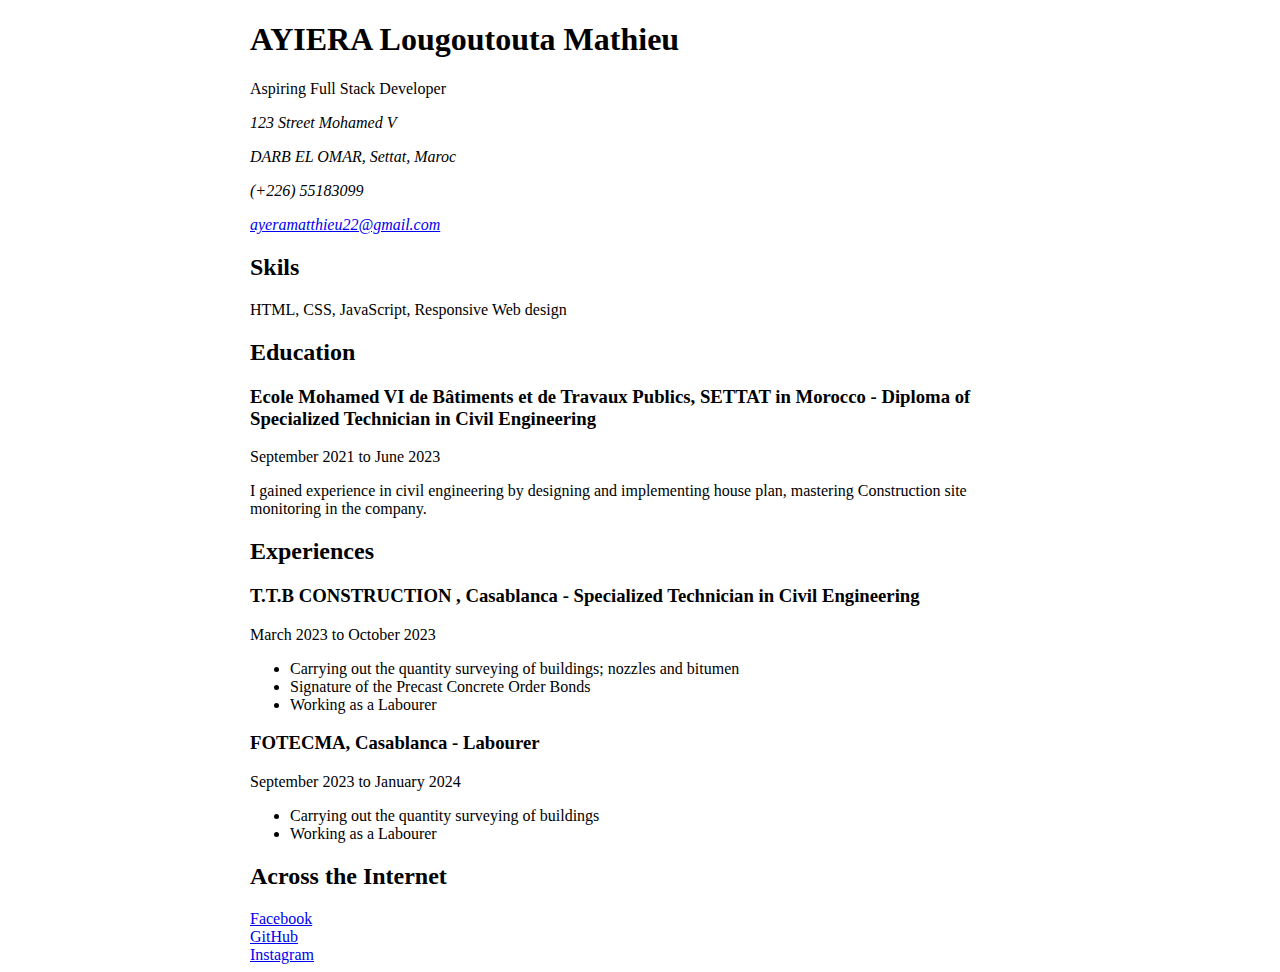
<file: 01-single-page-cv/index.html>
<!DOCTYPE html>
<html lang="en">

<head>
    <meta charset="UTF-8" />
    <meta name="viewport" content="width=device-width, initial-scale=1.0" />
    <title>Single page CV</title>
    <!-- SEO Meta Tags -->
    <meta name="description" content="Single Page CV of AYIERA L Mathieu." />
    <meta name="keywords"
        content="Frontend Developer, HTML, CSS, JavaScript, Resume, Web Development, Software Engineer" />
    <meta name="author" content="AYIERA L Mathieu" />
    <!-- Open Graph Meta Tags -->
    <meta property="og:title" content="Single page CV" />
    <meta property="og:description" content="Single Page CV AYIERA L Mathieu." />
    <meta property="og:image"
        content="https://unsplash.com/fr/illustrations/un-vieil-ordinateur-avec-une-souris-et-un-clavier-roPGTtmZZ5U" />
    <meta property="og:type" content="website" />
    <meta property="og:url" content="https://web.facebook.com/profile.php?id=100072158054952" />
    <!-- Favicon -->
    <link rel="icon" href="/01-single-page-cv/icons/farhat-altaf-1asMUxHYdfs-unsplash.jpg" type="image/x-icon" />
</head>

<body style="margin-inline: auto; width: min(80%, 780px);">

    <header>
        <h1>AYIERA Lougoutouta Mathieu</h1>
        <p>Aspiring Full Stack Developer</p>

        <div class="contact">
            <address>
                <p>123 Street Mohamed V</p>
                <p>DARB EL OMAR, Settat, Maroc</p>
                <p>(+226) 55183099</p>
                <p><a href="mailto: ayeramatthieu22@gmail.com ">ayeramatthieu22@gmail.com</a></p>
            </address>
        </div>

    </header>
    <main>
        <secion class="skil">
            <h2>
                Skils
            </h2>
            <p>
                HTML, CSS, JavaScript, Responsive Web design
            </p>
        </secion>

        <section class="learning">

            <h2 class="title">
                Education
            </h2>
            <h3 class="degree-name">
                Ecole Mohamed VI de Bâtiments et de Travaux Publics, SETTAT in Morocco - Diploma of Specialized
                Technician in
                Civil Engineering
            </h3>
            <p>
                September 2021 to June 2023
            </p>
            <p>
                I gained experience in civil engineering by designing and
                implementing house plan, mastering Construction site monitoring in the company.
            </p>

        </section>

        <section>
            <h2 class="title">Experiences</h2>

            <article class="jobs">
                <h3 class="job-name">T.T.B CONSTRUCTION , Casablanca - Specialized Technician in Civil Engineering</h3>
                <p>March 2023 to October 2023</p>

                <ul>
                    <li>
                        Carrying out the quantity surveying of buildings; nozzles and bitumen
                    </li>
                    <li>Signature of the Precast Concrete Order Bonds</li>
                    <li>Working as a Labourer</li>
                </ul>

            </article>

            <article class="jobs">
                <h3 class="job-name">
                    FOTECMA, Casablanca - Labourer
                </h3>
                <p>September 2023 to January 2024</p>

                <ul>
                    <li>Carrying out the quantity surveying of buildings</li>
                    <li>Working as a Labourer</li>
                </ul>

            </article>

        </section>

        <section class="internet">
            <h2>Across the Internet</h2>
            <a href="https://web.facebook.com/profile.php?id=100072158054952">
                Facebook
            </a><br>
            <a href="https://github.com/Mathieu-310">GitHub</a><br>
            <a href="https://www.instagram.com/mathieuayera?igsh=MWNheGQwMG5iNzB6cA==">Instagram</a>
        </section>
    </main>
</body>

</html>
</file>
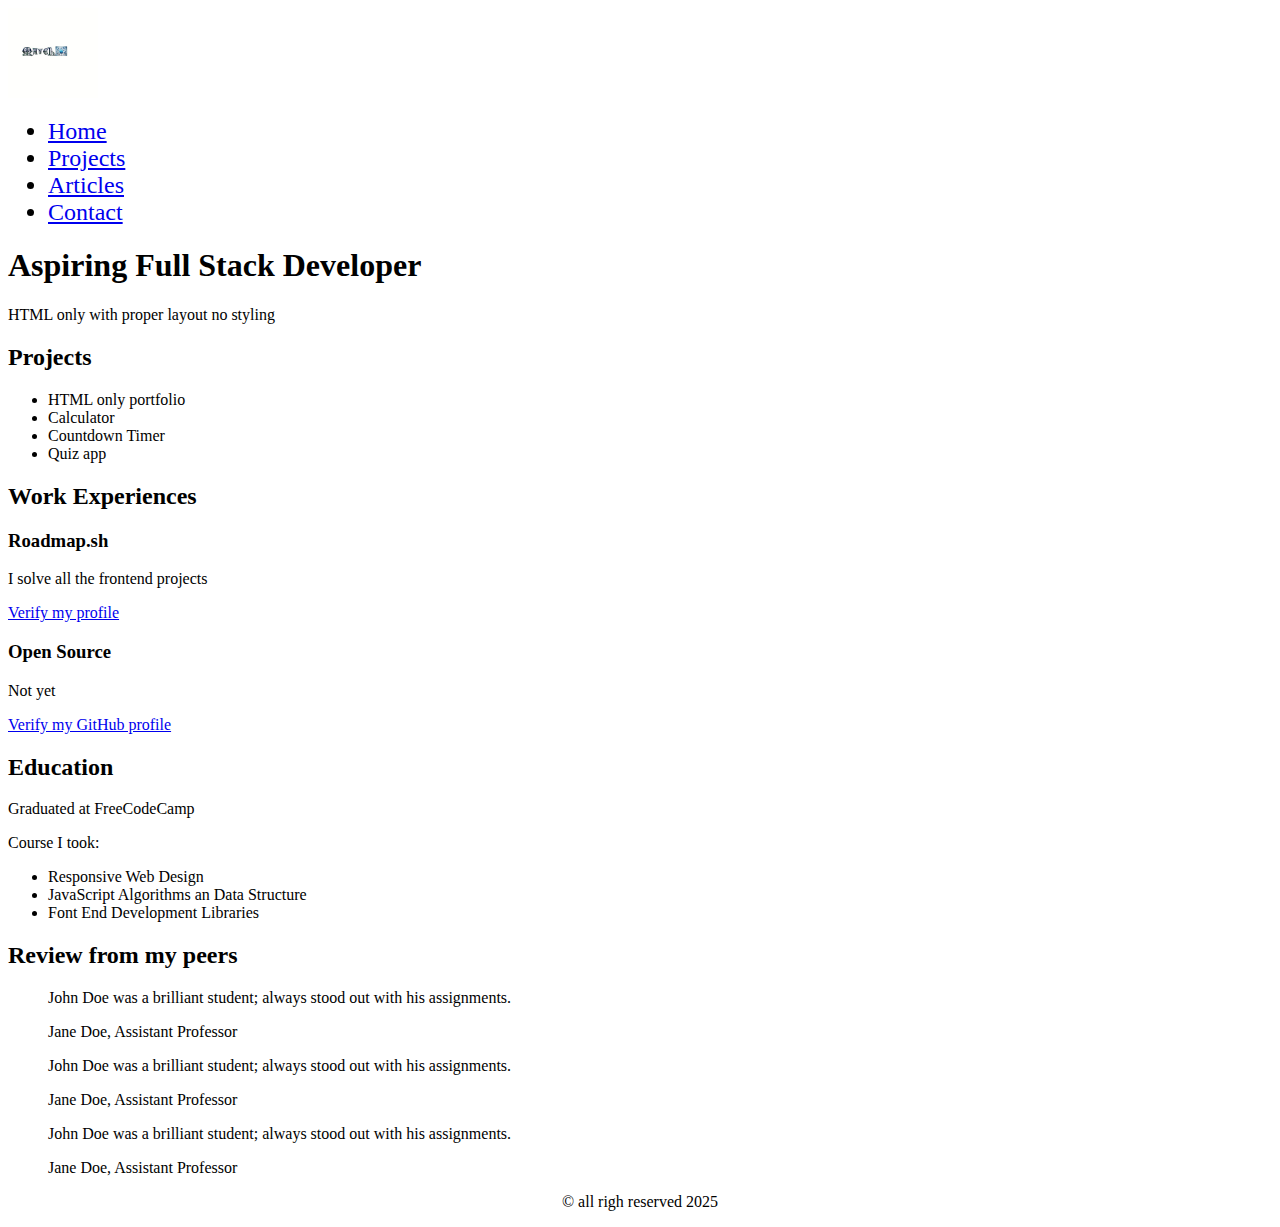
<file: 02 basic HTML Website/index.html>
<!DOCTYPE html>
<html lang="en">

<head>

    <meta charset="UTF-8">
    <meta name="viewport" content="width=device-width, initial-scale=1.0">
    <title>Basic HTML Website</title>

    <!-- SEO Meta Tags -->
    <meta name="description" content="Basic HTML Website of AYIERA L Mathieu." />
    <meta name="keywords"
        content="Frontend Developer, HTML, CSS, JavaScript,Basic Website, Web Development, Software Engineer" />
    <meta name="author" content="AYIERA Lougoutoua Mathieu" />

    <!-- Open Graph Meta Tags -->
    <meta property="og:title" content="Basic HTML Website" />
    <meta property="og:description" content="Basic HTML Website AYIERA L Mathieu." />
    <meta property="og:image"
        content="https://unsplash.com/fr/illustrations/un-vieil-ordinateur-avec-une-souris-et-un-clavier-roPGTtmZZ5U" />
    <meta property="og:type" content="website" />
    <meta property="og:url" content="https://web.facebook.com/profile.php?id=100072158054952" />

</head>

<body>

    <hearder>

        <div class="logo">
            <img src="/02 basic HTML Website/assets/WhatsApp Image 2025-02-01 at 10.25.01_81977598.jpg"
                alt="MAYEL as logo" width="90">
        </div>

        <nav id="navbar">

            <ul class="navitems">
                <li style="font-size: 24px">
                    <a href="/02 basic HTML Website/index.html">Home</a>
                </li>
                <li class="navlink" style="font-size: 24px">
                    <a href="/02 basic HTML Website/projects/projects.html">
                        Projects
                    </a>
                </li>
                <li class="navlink" style="font-size: 24px">
                    <a href="/02 basic HTML Website/articles/articles.html">
                        Articles
                    </a>
                </li>
                <li class="navlink" style="font-size: 24px">
                    <a href="/02 basic HTML Website/contact/contact.html">
                        Contact
                    </a>
                </li>
            </ul>

        </nav>

        <h1>Aspiring Full Stack Developer</h1>
        <p>HTML only with proper layout no styling</p>

    </hearder>

    <main style="width: min(80%, 940px);">

        <section class="project">

            <h2 class="secondary-title">Projects</h2>

            <ul class="project-item">
                <li>HTML only portfolio</li>
                <li>Calculator</li>
                <li>Countdown Timer</li>
                <li>Quiz app</li>
            </ul>

        </section>

        <section class="experience">
            <h2 class="secondary-title">Work Experiences</h2>
            <ARTICLE>
                <H3>Roadmap.sh</H3>
                <p>I solve all the frontend projects</p>
                <a href="https://roadmap.sh/u/mayel">Verify my profile</a>
            </ARTICLE>

            <ARTICLE>
                <H3>Open Source</H3>
                <p>Not yet</p>
                <a href="https://github.com/Mathieu-310">Verify my GitHub profile</a>
            </ARTICLE>
        </section>

        <section class="education">
            <h2 class="secondary-title">Education</h2>
            <p>Graduated at FreeCodeCamp</p>
            <p>Course I took:</p>
            <ul>
                <li>Responsive Web Design</li>
                <li>JavaScript Algorithms an Data Structure</li>
                <li>Font End Development Libraries</li>
            </ul>
        </section>

        <aside class="review">
            <h2 class="secondary-title">Review from my peers</h2>
            <blockquote>
                <p>
                    John Doe was a brilliant student; always stood out with his assignments.
                </p>
                <footer>Jane Doe, Assistant Professor</footer>
            </blockquote>

            <blockquote>
                <p>
                    John Doe was a brilliant student; always stood out with his assignments.
                </p>
                <footer>Jane Doe, Assistant Professor</footer>
            </blockquote>

            <blockquote>
                <p>
                    John Doe was a brilliant student; always stood out with his assignments.
                </p>
                <footer>Jane Doe, Assistant Professor</footer>
            </blockquote>
        </aside>
    </main>

    <footer>
        <p style="text-align: center;">&copy; all righ reserved 2025</p>
    </footer>

</body>

</html>
</file>
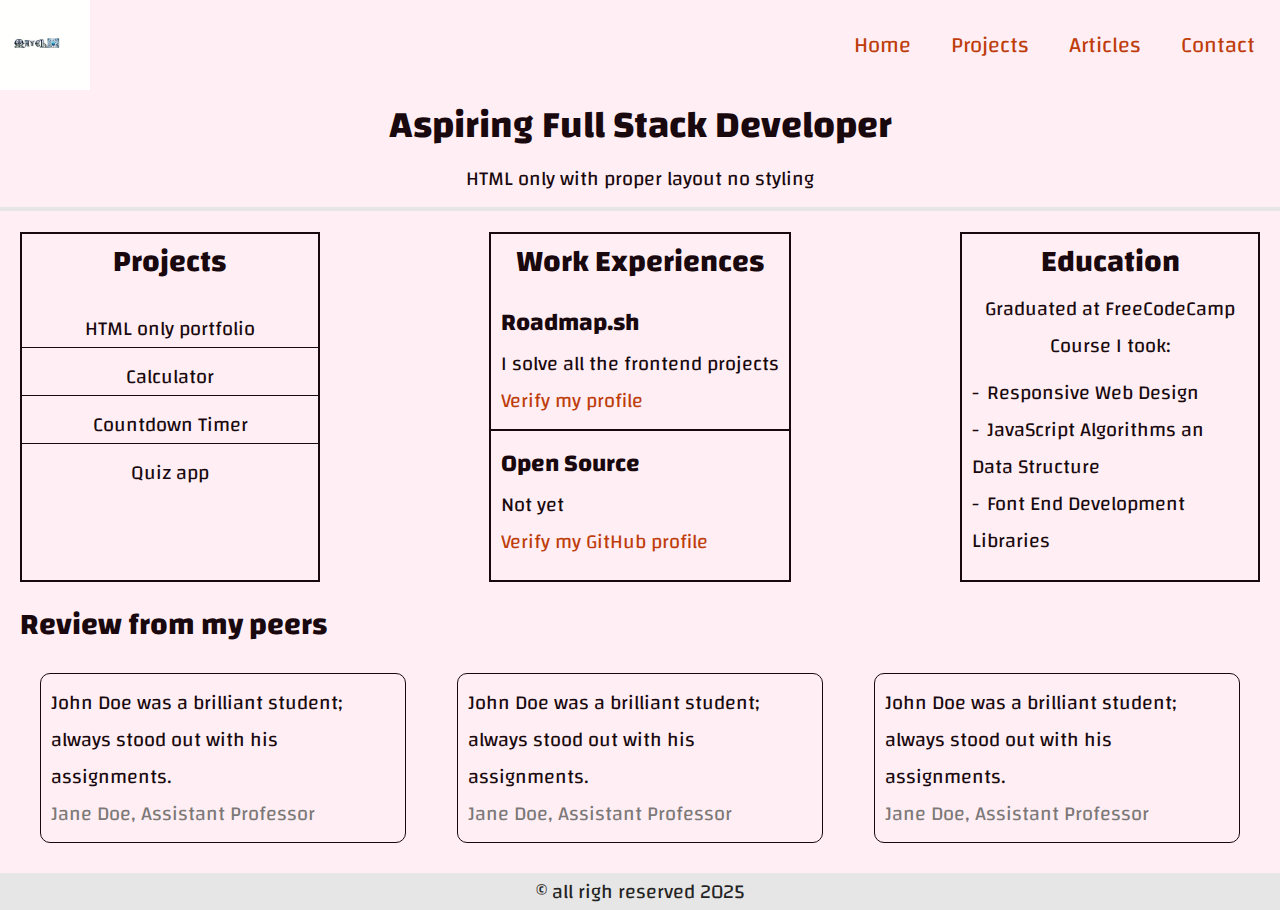
<file: 03-personal-portfolio/index.html>
<!DOCTYPE html>
<html lang="en">

<head>

    <meta charset="UTF-8">
    <meta name="viewport" content="width=device-width, initial-scale=1.0">
    <title>Basic HTML Website</title>
    <link rel="stylesheet" href="/03-personal-portfolio/stylesheet/app.css">
    <link rel="preconnect" href="https://fonts.googleapis.com">
    <link rel="preconnect" href="https://fonts.gstatic.com" crossorigin>
    <link href="https://fonts.googleapis.com/css2?family=Changa:wght@200..800&display=swap" rel="stylesheet">

    <!-- SEO Meta Tags -->
    <meta name="description" content="Basic HTML Website of AYIERA L Mathieu." />
    <meta name="keywords"
        content="Frontend Developer, HTML, CSS, JavaScript,Basic Website, Web Development, Software Engineer" />
    <meta name="author" content="AYIERA Lougoutoua Mathieu" />

    <!-- Open Graph Meta Tags -->
    <meta property="og:title" content="Basic HTML Website" />
    <meta property="og:description" content="Basic HTML Website AYIERA L Mathieu." />
    <meta property="og:image"
        content="https://unsplash.com/fr/illustrations/un-vieil-ordinateur-avec-une-souris-et-un-clavier-roPGTtmZZ5U" />
    <meta property="og:type" content="website" />
    <meta property="og:url" content="https://web.facebook.com/profile.php?id=100072158054952" />

</head>

<body>

    <header id="header" class="flex-column place-center">

        <div class="logo">
            <img src="/03-personal-portfolio/assets/WhatsApp Image 2025-02-01 at 10.25.01_81977598.jpg">
        </div>

        <nav id="navbar" class="place-center">

            <ul class="navitems">
                <li class="navlink">
                    <a href="/03-personal-portfolio/index.html">Home</a>
                </li>
                <li class="navlink">
                    <a href="/03-personal-portfolio/projects/projects.html">
                        Projects
                    </a>
                </li>
                <li class="navlink">
                    <a href="/03-personal-portfolio/articles/articles.html">
                        Articles
                    </a>
                </li>
                <li class="navlink">
                    <a href="/03-personal-portfolio/contact/contact.html">
                        Contact
                    </a>
                </li>
            </ul>

        </nav>

        <h1>Aspiring Full Stack Developer</h1>
        <p>HTML only with proper layout no styling
        </p>

    </header>

    <main class="flex-column side-space flex-row">

        <section class="project side-space">

            <h2 class="secondary-title">Projects</h2>

            <ul class="project-item flex-column place-center">
                <li>HTML only portfolio</li>
                <li>Calculator</li>
                <li>Countdown Timer</li>
                <li>Quiz app</li>
            </ul>

        </section>

        <section class="experience flex-column side-space place-center">
            <h2 class="secondary-title">Work Experiences</h2>
            <article class="flex-column side-space">
                <h3>Roadmap.sh</h3>
                <p>I solve all the frontend projects</p>
                <a href="https://roadmap.sh/u/mayel">Verify my profile</a>
            </article>

            <article class="flex-column side-space">
                <H3>Open Source</H3>
                <p>Not yet</p>
                <a href="https://github.com/Mathieu-310">Verify my GitHub profile</a>
            </article>
        </section>

        <section class="education flex-column side-space place-center">
            <h2 class="secondary-title">Education</h2>
            <p>Graduated at FreeCodeCamp</p>
            <p>Course I took:</p>
            <ul class="course-item flex-column">
                <li>Responsive Web Design</li>
                <li>JavaScript Algorithms an Data Structure</li>
                <li>Font End Development Libraries</li>
            </ul>
        </section>

        <aside class="review flex-column place-center">
            <h2 class="secondary-title">Review from my peers</h2>
            <blockquote class="side-space">
                <p>
                    John Doe was a brilliant student; always stood out with his assignments.
                </p>
                <footer>Jane Doe, Assistant Professor</footer>
            </blockquote>

            <blockquote class="side-space">
                <p>
                    John Doe was a brilliant student; always stood out with his assignments.
                </p>
                <footer>Jane Doe, Assistant Professor</footer>
            </blockquote>

            <blockquote class="side-space">
                <p>
                    John Doe was a brilliant student; always stood out with his assignments.
                </p>
                <footer>Jane Doe, Assistant Professor</footer>
            </blockquote>
        </aside>
    </main>

    <footer class="foot">
        <p>&copy; all righ reserved 2025</p>
    </footer>

</body>

</html>
</file>
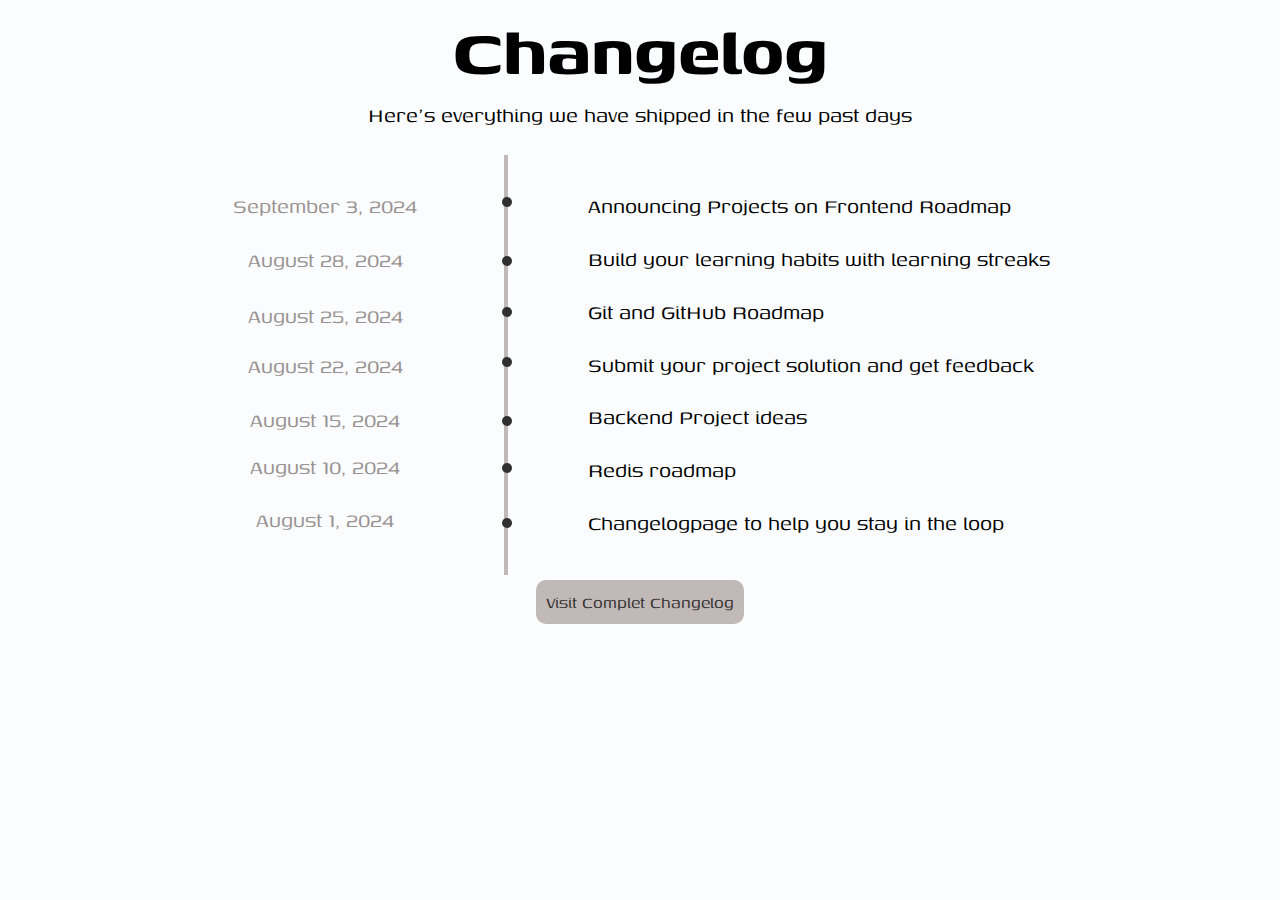
<file: 04-changelog-component/index.html>
<!DOCTYPE html>
<html lang="en">

<head>
    <meta charset="UTF-8">
    <meta name="viewport" content="width=device-width, initial-scale=1.0">
    <title>Changelog component</title>
    <link rel="stylesheet" href="/04-changelog-component/app.css">
    <link rel="preconnect" href="https://fonts.googleapis.com">
    <link rel="preconnect" href="https://fonts.gstatic.com" crossorigin>
    <link href="https://fonts.googleapis.com/css2?family=Genos:ital,wght@0,100..900;1,100..900&display=swap"
        rel="stylesheet">
    <!-- SEO META TAGS -->
    <meta name="description" content="Changelog web page">
    <meta name="keywords" content="Single webpage, HTML Structure, Layout, Flexbox">
    <meta name="author" content="AYERA Mathieu">
    <!-- OPEN GRAPGH META TAGS -->
    <meta property="og:description" content="Changelog web page">
    <meta property="og:title" content="Changelog webpage">
    <meta property="og:type" content="webpage">
    <meta property="og:url" content="https://roadmap.sh/projects/changelog-component">
</head>

<body>
    <header>
        <h1>Changelog</h1>
        <p>Here's everything we have shipped in the few past days</p>
    </header>
    <main>
        <div class="container flex-row">
            <div role="region" class="left-side flex-column-left">
                <div class="p-container-left">
                    <p>September 3, 2024</p>
                </div>
                <div class="p-container-left">
                    <p>August 28, 2024</p>
                </div>
                <div class="p-container-left">
                    <p>August 25, 2024</p>
                </div>
                <div class="p-container-left">
                    <p>August 22, 2024</p>
                </div>
                <div class="p-container-left">
                    <p>August 15, 2024</p>
                </div>
                <div class="p-container-left">
                    <p>August 10, 2024</p>
                </div>
                <div class="p-container-left">
                    <p>August 1, 2024</p>
                </div>
            </div>
            <div role="region" class="middle">
                <div class="step one"></div>
                <div class="step two"></div>
                <div class="step three"></div>
                <div class="step four"></div>
                <div class="step five"></div>
                <div class="step six"></div>
                <div class="step seveen"></div>
            </div>
            <div role="region" class="right-side flex-column">
                <div class="p-container">
                    <p>Announcing Projects on Frontend Roadmap</p>
                </div>
                <div class="p-container">
                    <p>Build your learning habits with learning streaks</p>
                </div>
                <div class="p-container">
                    <p>Git and GitHub Roadmap</p>
                </div>
                <div class="p-container">
                    <p>Submit your project solution and get feedback</p>
                </div>
                <div class="p-container">
                    <p>Backend Project ideas</p>
                </div>
                <div class="p-container">
                    <p>Redis roadmap</p>
                </div>
                <div class="p-container">
                    <p>Changelogpage to help you stay in the loop</p>
                </div>

            </div>
        </div>
        <a href="https://roadmap.sh/">Visit Complet Changelog</a>
    </main>
</body>

</html>
</file>
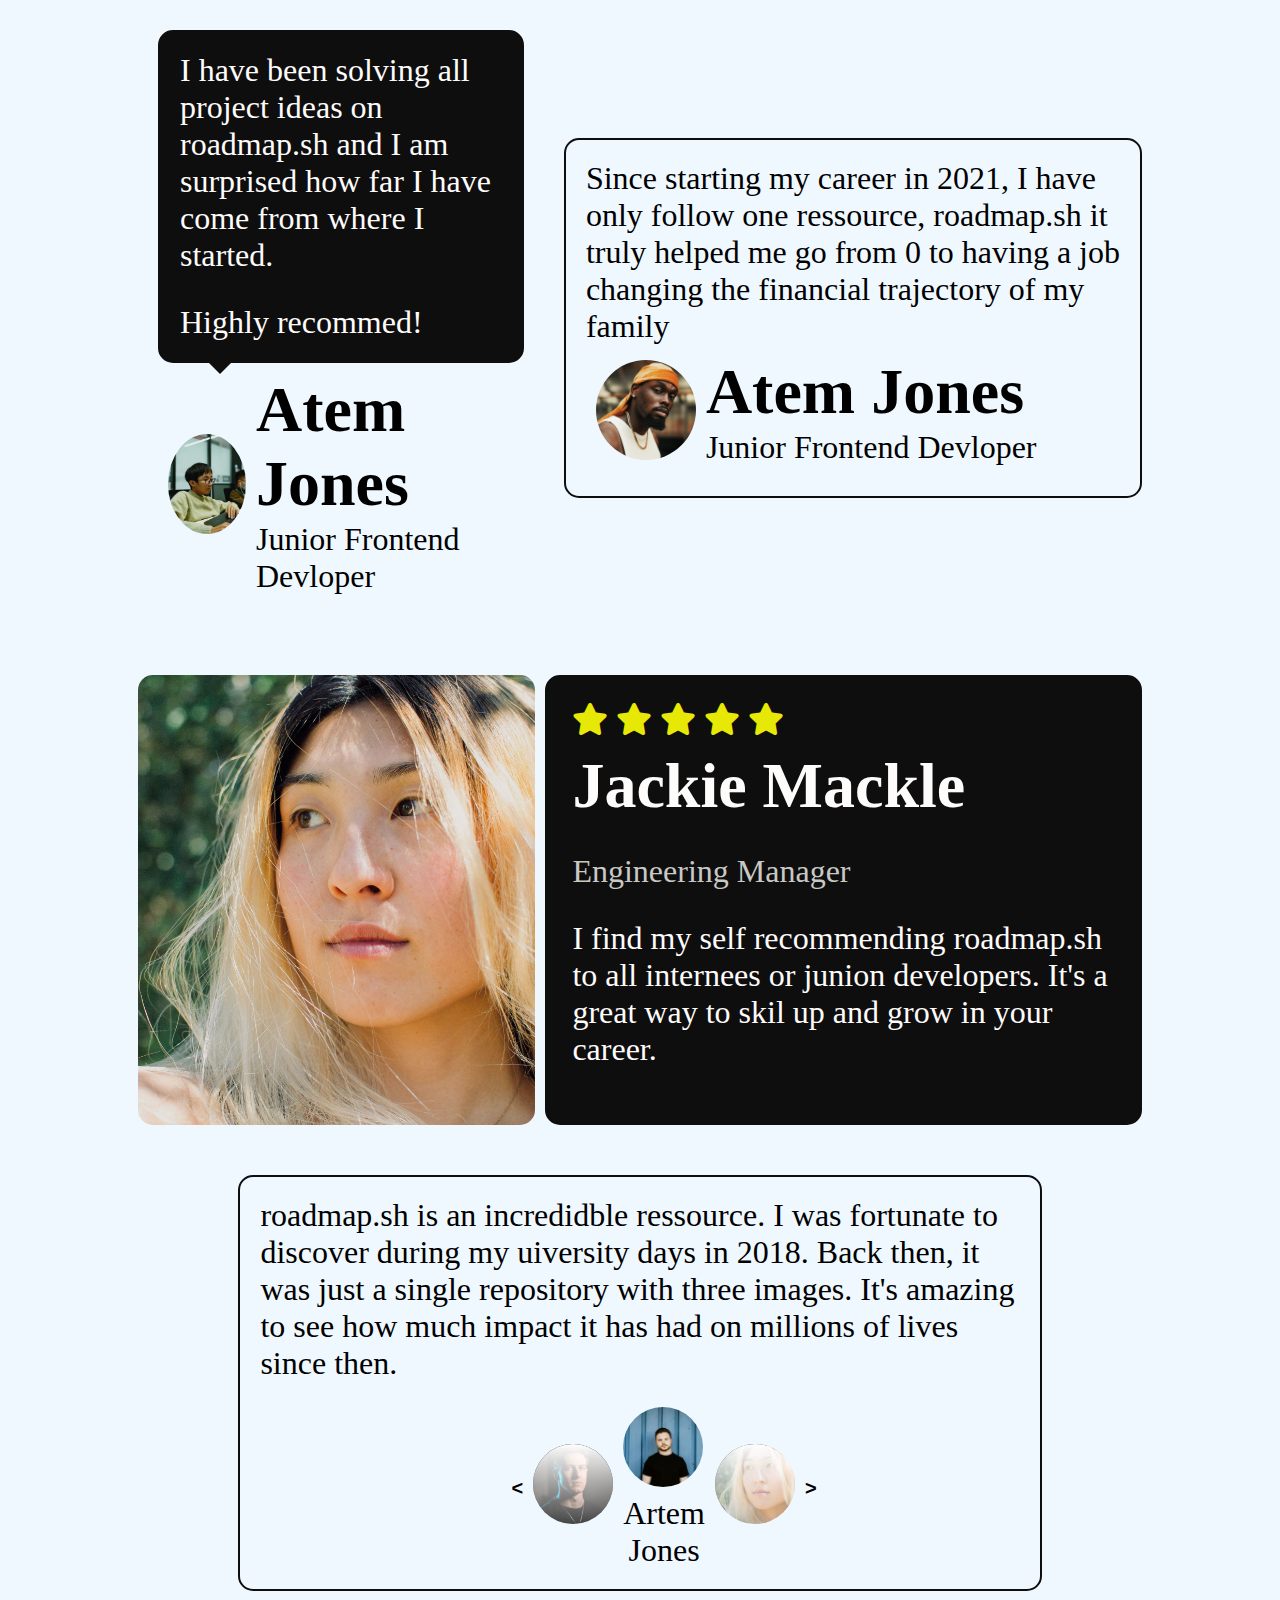
<file: 05-testimonial-card/index.html>
<!DOCTYPE html>
<html lang="en">

<head>
    <meta charset="UTF-8">
    <meta name="viewport" content="width=device-width, initial-scale=1.0">
    <title>Testimonial Card</title>
    <link rel="stylesheet" href="app.css">

    <!-- ICONS  -->
    <link rel="stylesheet" href="https://cdnjs.cloudflare.com/ajax/libs/font-awesome/6.2.0/css/all.css">
    </link>

    <!-- SEO META TAGS -->
    <meta name="description" content="Testimonial card page">
    <meta name="keywords" content="Flexbox, Card ,Testimonial, Layout, positionning">
    <meta name="author" content="AYERA Mathieu">

    <!-- OPEN GRAPH META TAGS  -->
    <meta property="og:title" content="Testimonial card page">
    <meta property="og:description" content="Testimonial card page">
    <meta property="og:type" content="webpage">
    <meta property="og:url" content="https://roadmap.sh/projects/testimonial-cards">

</head>

<body>
    <main>

        <section class="group-one">

            <div class="card shape">
                <div class="card-text blackCard shape linkedCard">
                    <p>
                        I have been solving all project ideas on roadmap.sh and I am surprised how far I have come from
                        where I started.
                    </p>
                    <p class="top-white-space">Highly recommed!</p>
                    <span class="text-linking"></span>
                </div>
                <div class="card-author flexbox">
                    <img src="/05-testimonial-card/assets/grp 1-1.jpg" alt="Author image" class="roundedImage">
                    <div class="author-name">
                        <h1>Atem Jones</h1>
                        <p>Junior Frontend Devloper</p>
                    </div>
                </div>
            </div>
            <div class="card shape">
                <div class="card-text">
                    <p>Since starting my career in 2021, I have only follow one ressource, roadmap.sh it truly helped me
                        go from 0 to having a job changing the financial trajectory of my family</p>
                </div>
                <div class="card-author flexbox">
                    <img src="/05-testimonial-card/assets/grp1-2.jpg" alt="Author image" class="roundedImage">
                    <div class="author-name">
                        <h1>Atem Jones</h1>
                        <p>Junior Frontend Devloper</p>
                    </div>
                </div>
            </div>

        </section>

        <section class="group-two">

            <div class="card flexbox">
                <div class="card-author">
                    <img src="/05-testimonial-card/assets/grp 2.jpg" alt="Author image">
                </div>
                <div class="card-text blackCard shape">
                    <div class="rate">
                        <i class='fas fa-star'></i>
                        <i class='fas fa-star'></i>
                        <i class='fas fa-star'></i>
                        <i class='fas fa-star'></i>
                        <i class='fas fa-star'></i>
                    </div>
                    <h1>Jackie Mackle</h1>
                    <p class="shade">Engineering Manager</p>
                    <p>
                        I find my self recommending roadmap.sh to all internees or junion developers. It's a great way
                        to
                        skil up and grow in your career.
                    </p>
                </div>
            </div>

        </section>

        <section class="group-three">

            <div class="card shape">
                <div class="card-text">
                    <p>roadmap.sh is an incredidble ressource. I was fortunate to discover during my uiversity days in
                        2018. Back then, it was just a single repository with three images. It's amazing to see how much
                        impact it has had on millions of lives since then.</p>
                </div>
                <div class="container flexbox">
                    <button>&lt;</button>

                    <div class="card-author blurEffect">
                        <img src="/05-testimonial-card/assets/grp3 -2.jpg" alt=" Autor image" class="roundedImage">
                    </div>
                    <div class="card-author">
                        <img src="/05-testimonial-card/assets/grp 3-1.jpg" alt="Author image" class="roundedImage">
                        <p class="centre">Artem Jones</p>
                    </div>
                    <div class="card-author blurEffect">
                        <img src="/05-testimonial-card/assets//grp 2.jpg" alt="Author image" class="roundedImage">
                    </div>
                    <button>&gt;</button>
                </div>
            </div>

        </section>

    </main>
</body>

</html>
</file>
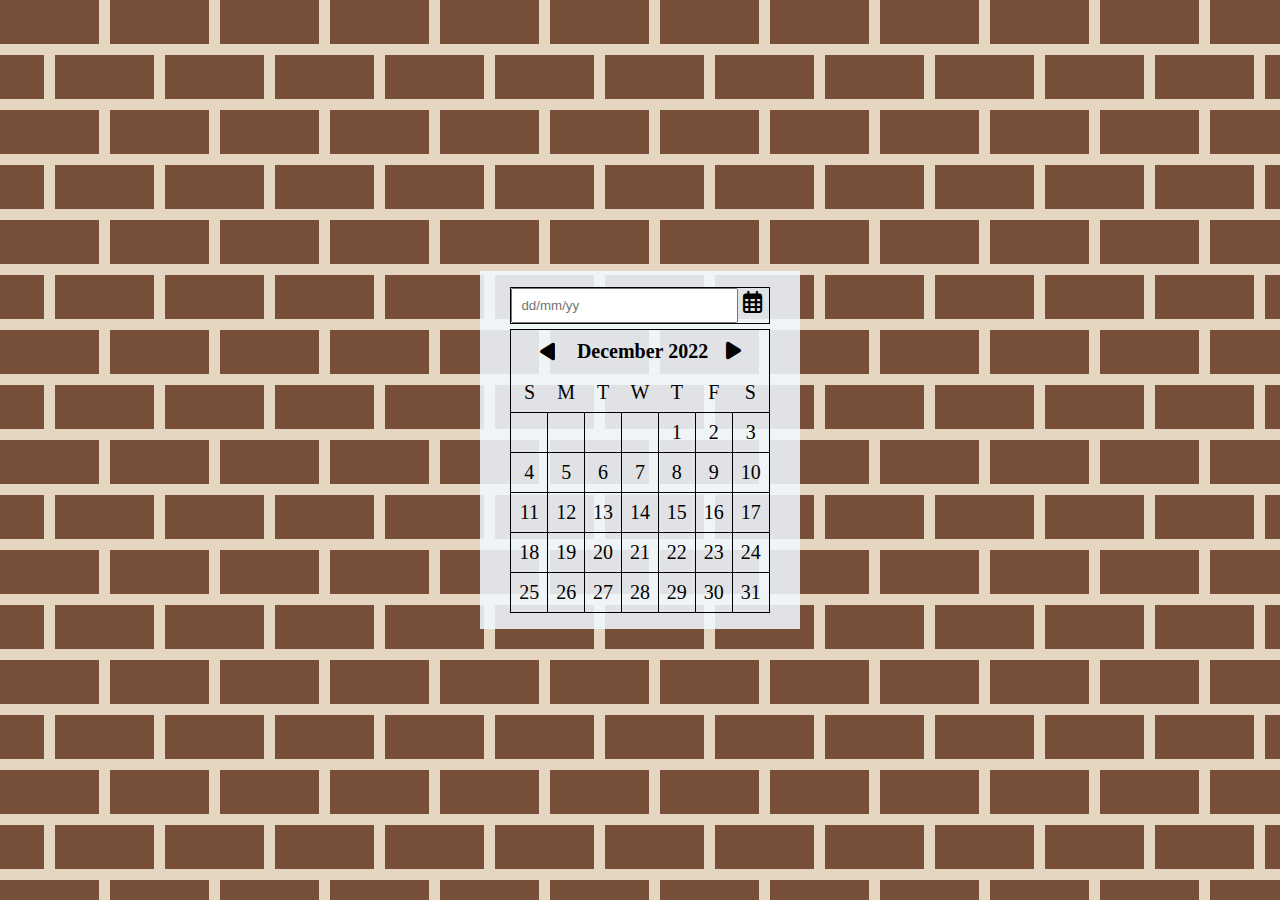
<file: 06-datepicker-ui/index.html>
<!DOCTYPE html>
<html lang="en">

<head>
    <meta charset="UTF-8">
    <meta name="viewport" content="width=device-width, initial-scale=1.0">
    <title>Datepicker UI</title>
    <link rel="stylesheet" href="app.css">

    <!-- ICONS -->
    <link rel="stylesheet" href="https://cdnjs.cloudflare.com/ajax/libs/font-awesome/6.2.0/css/all.css">
    </link>

    <!-- SEO META TAGS -->
    <meta name="description" content="Datepicker UI">
    <meta name="keywors" content="UI, UX, HTML & CSS UI page, frontend">
    <meta name="author" content="AYERA Mathieu">

    <!-- OPEN GRAPH META TAGS -->
    <meta property="og:title" content="Datepicker UI">
    <meta property="og:description" content=" Datepicker UI">
    <meta property="og:type" content="webpage">
    <meta property="og:image" content="https://assets.roadmap.sh/guest/datepicker-ui-7l480.png">
    <meta property="og:url" content="https://roadmap.sh/projects/datepicker-ui">
</head>

<body>
    <main>
        <form class="date-input">
            <input type="text" name="date" placeholder="dd/mm/yy">
            <button>
                <i class='far fa-calendar-days'></i>
            </button>
        </form>
        <table class="date-table">
            <tr>
                <th colspan="7">
                    <i class='fas fa-play'></i>
                    December 2022<i class='fas fa-play'></i>
                </th>
            </tr>
            <tr>
                <td>S</td>
                <td>M</td>
                <td>T</td>
                <td>W</td>
                <td>T</td>
                <td>F</td>
                <td>S</td>
            </tr>
            <tr>
                <td></td>
                <td></td>
                <td></td>
                <td></td>
                <td>1</td>
                <td>2</td>
                <td>3</td>
            </tr>
            <tr>
                <td>4</td>
                <td>5</td>
                <td>6</td>
                <td>7</td>
                <td>8</td>
                <td>9</td>
                <td>10</td>
            </tr>
            <tr>
                <td>11</td>
                <td>12</td>
                <td>13</td>
                <td>14</td>
                <td>15</td>
                <td>16</td>
                <td>17</td>
            </tr>
            <tr>
                <td>18</td>
                <td>19</td>
                <td>20</td>
                <td>21</td>
                <td>22</td>
                <td>23</td>
                <td>24</td>
            </tr>
            <tr>
                <td>25</td>
                <td>26</td>
                <td>27</td>
                <td>28</td>
                <td>29</td>
                <td>30</td>
                <td>31</td>
            </tr>
        </table>
    </main>
</body>

</html>
</file>
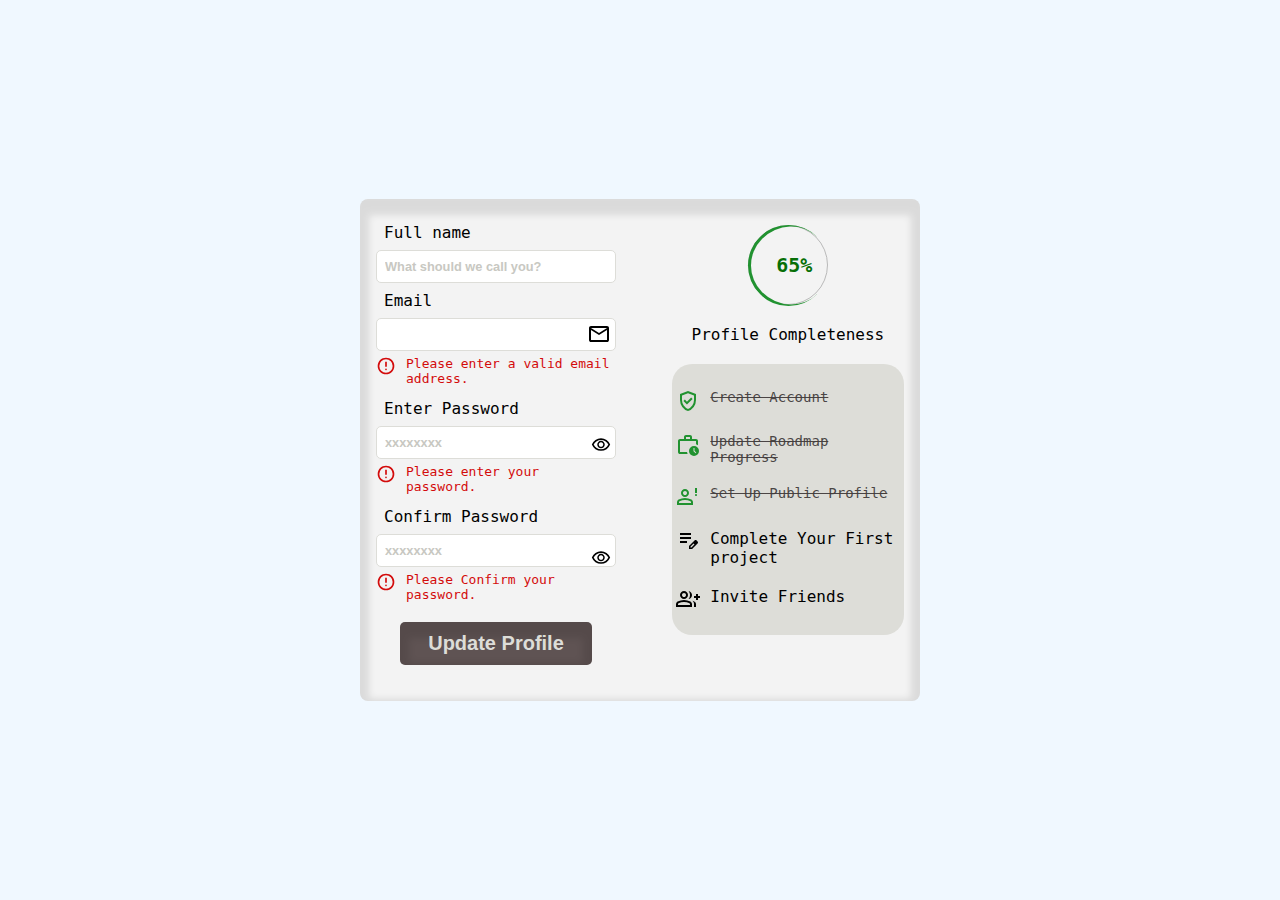
<file: 07-accessible-form-ui/index.html>
<!DOCTYPE html>
<html lang="en">

<head>
    <meta charset="UTF-8">
    <meta name="viewport" content="width=device-width, initial-scale=1.0">
    <title>Accessible Form UI</title>
    <link rel="stylesheet" href="style.css">
</head>

<body>
    <main>

        <div class="user-data">

            <form action="#" method="post" aria-label="Sign In Form">

                <div class="user-name">
                    <label for="fname">Full name</label>
                    <input id="fname" type="text" placeholder="What should we call you?" name="fname" required
                        aria-required="true">
                </div>

                <div class="user-email">
                    <label for="mail">Email</label>
                    <input id="mail" type="email" name="mail" required aria-required="true"
                        pattern="[a-z0-9._%+-]+@[a-z0-9.-]+\.[a-z]{2,4}$" aria-describedby="email-error">
                    <img src="assets/mail.svg" alt="mail icon" class="mail-icon">
                    <div id="email-error" class="error hidden" aria-live="polite">
                        <img src="assets/error.svg" alt="error-icon">
                        <p>Please enter a valid email address.</p>
                    </div>
                </div>

                <div class="user-secret-data">
                    <label for="password">Enter Password</label>
                    <input id="password" type="password" placeholder="xxxxxxxx" name="password" required minlength="8"
                        aria-required="true" aria-describedby="password-error">
                    <button type="button" id="toggle-password" aria-label="Show password" aria-pressed="false"
                        tabindex="0">
                        <img src="assets/visibility.svg" alt="visibility">
                    </button>
                    <div id="password-error" class="error hidden" aria-live="polite">
                        <img src="assets/error.svg" alt="error-icon">
                        Please enter your password.
                    </div>

                    <label for="checked">Confirm Password</label>
                    <input id="checked" type="password" placeholder="xxxxxxxx" name="checked-password" required
                        minlength="8" aria-required="true" aria-describedby="password-confirm">
                    <button type="button" id="toggle-password" aria-label="Show password" aria-pressed="false"
                        tabindex="0">
                        <img src="assets/visibility.svg" alt="visibility">
                    </button>
                    <div id="password-confirm" class="error hidden" aria-live="polite">
                        <img src="assets/error.svg" alt="error-icon">
                        Please Confirm your password.
                    </div>

                </div>
                <button type="submit">Update Profile</button>
            </form>

            <div role="region" aria-label="Profile completeness section" class="progress-bar"
                aria-describedby="progress-step">
                <div class="progress" id="progress-step">
                    <span>65%</span>
                </div>
                <p>Profile Completeness</p>

                <div class="checklist">
                    <div>
                        <img src="assets/verified_user.svg" alt="account icon">
                        <p>Create Account</p>
                    </div>
                    <div>
                        <img src="assets/work_history.svg" alt="Update icon">
                        <p>Update Roadmap Progress</p>
                    </div>
                    <div>
                        <img src="assets/set public profil.svg" alt="profile-secting icon">
                        <p>Set Up Public Profile</p>
                    </div>
                    <div>
                        <img src="assets/start-project.svg" alt="projct-icon">
                        <p>Complete Your First project</p>
                    </div>
                    <div>
                        <img src="assets/group_add.svg" alt="Invite-icon">
                        <p>Invite Friends</p>
                    </div>
                </div>
            </div>
        </div>
    </main>
</body>

</html>
</file>
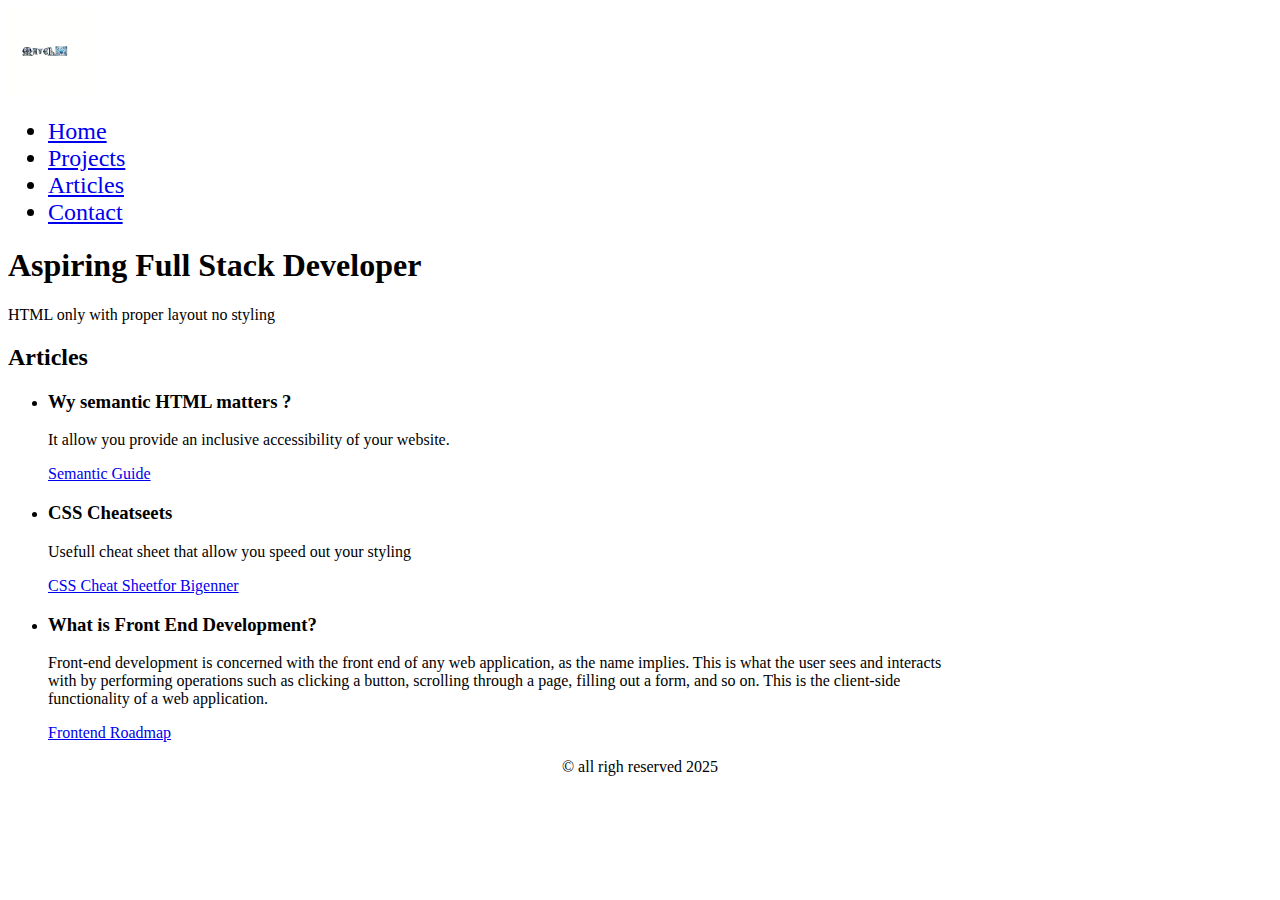
<file: 02 basic HTML Website/articles/articles.html>
<!DOCTYPE html>
<html lang="en">

<head>
    <meta charset="UTF-8">
    <meta name="viewport" content="width=device-width, initial-scale=1.0">
    <title>Basic Website | Articles</title>

    <!-- SEO META TAGS -->
    <meta name="description" content="articles page of the basic HTML Website">
    <meta name="keywords" content="HTML, CSS, Cheat sheet, flexbox, frontend">
    <meta name="author" content="AYIERA L Mathieu">

    <!-- OPEN GRAPH META TAGS -->
    <meta property="og:title" content="articles web page">
    <meta property="og:description" content="articles page of the basic HTML Website">
    <meta property="og:image"
        content="https://unsplash.com/fr/illustrations/un-vieil-ordinateur-avec-une-souris-et-un-clavier-roPGTtmZZ5U">
    <meta property="og:type" content="website">
    <meta property="og:url" content="https://web.facebook.com/profile.php?id=100072158054952">
</head>

<body>

    <hearder>

        <div class="logo">
            <img src="/02 basic HTML Website/assets/WhatsApp Image 2025-02-01 at 10.25.01_81977598.jpg"
                alt="MAYEL as logo" width="90">
        </div>

        <nav id="navbar">

            <ul class="navitems">
                <li style="font-size: 24px">
                    <a href="/02 basic HTML Website/index.html">Home</a>
                </li>
                <li class="navlink" style="font-size: 24px">
                    <a href="/02 basic HTML Website/projects/projects.html">
                        Projects
                    </a>
                </li>
                <li class="navlink" style="font-size: 24px">
                    <a href="/02 basic HTML Website/articles/articles.html">
                        Articles
                    </a>
                </li>
                <li class="navlink" style="font-size: 24px">
                    <a href="/02 basic HTML Website/contact/contact.html">
                        Contact
                    </a>
                </li>
            </ul>

        </nav>

        <h1>Aspiring Full Stack Developer</h1>
        <p>HTML only with proper layout no styling</p>

    </hearder>
    <main style="width: min(80%, 940px);">
        <section class="article">
            <h2 class="secondary-title">Articles</h2>

            <ul class="article-list">

                <li class="article-item">
                    <h3 class="article-title">Wy semantic HTML matters ?</h3>
                    <p>It allow you provide an inclusive accessibility of your website.</p>
                    <a href="https://www.freecodecamp.org/news/semantic-html-alternatives-to-using-divs/">
                        Semantic Guide
                    </a>
                </li>

                <li class="article-item">
                    <h3 class="article-title">CSS Cheatseets</h3>
                    <p>
                        Usefull cheat sheet that allow you speed out your styling
                    </p>
                    <a href="https://www.freecodecamp.org/news/css-selectors-cheat-sheet-for-beginners/">
                        CSS Cheat Sheetfor Bigenner

                    </a>
                </li>

                <li class=" article-item">
                    <h3 class="article-title">What is Front End Development?</h3>
                    <p>
                        Front-end development is concerned with the front end of any web application, as the name
                        implies. This is what the user sees and interacts with by performing operations such as
                        clicking
                        a button, scrolling through a page, filling out a form, and so on. This is the client-side
                        functionality of a web application.
                    </p>
                    <a href="https://www.freecodecamp.org/news/front-end-developer-roadmap/">Frontend Roadmap</a>
                </li>

            </ul>

        </section>
    </main>

    <footer>
        <p style="text-align: center;">&copy; all righ reserved 2025</p>
    </footer>

</body>

</html>
</file>
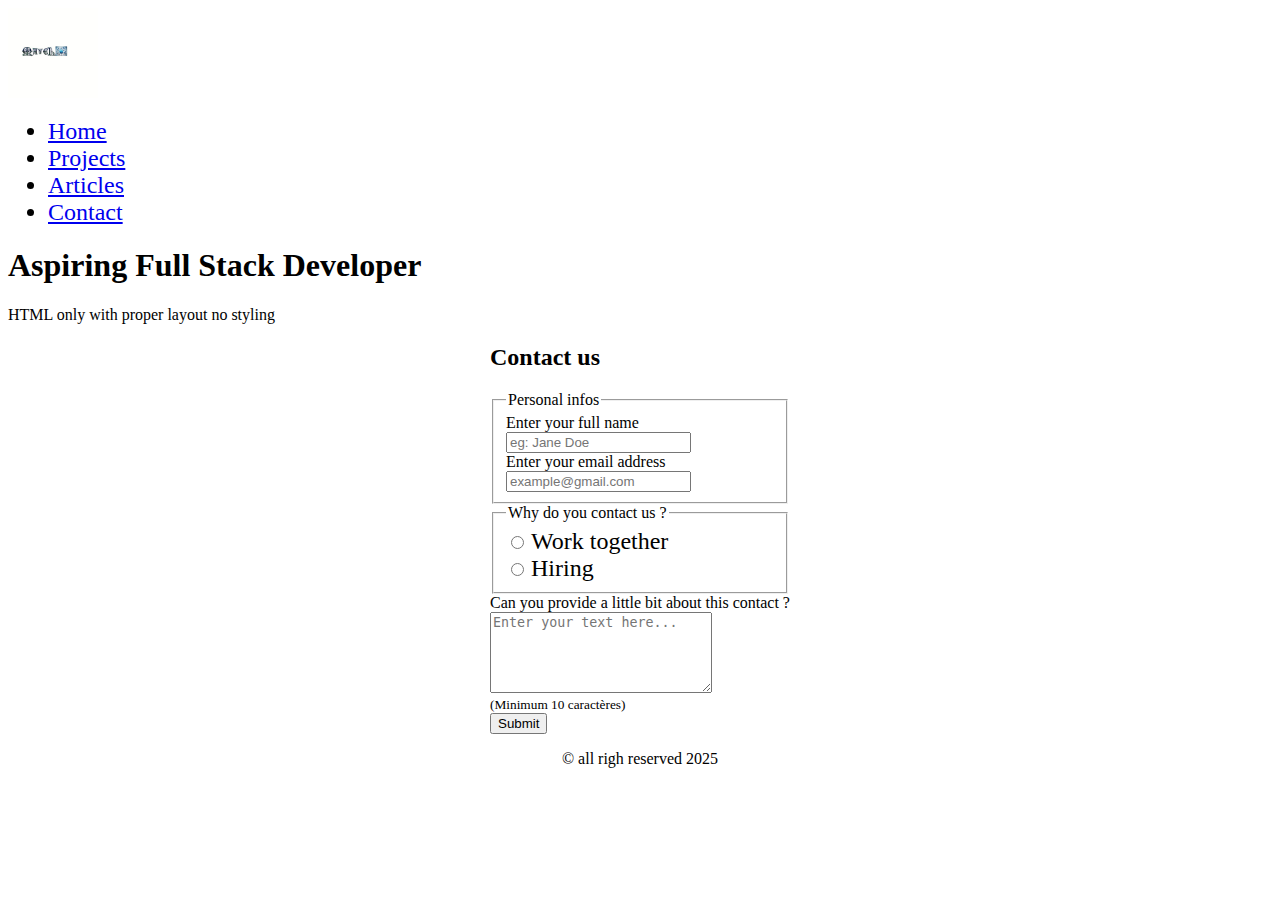
<file: 02 basic HTML Website/contact/contact.html>
<!DOCTYPE html>
<html lang="en">

<head>
    <meta charset="UTF-8">
    <meta name="viewport" content="width=device-width, initial-scale=1.0">
    <title>Basic Website | Contact</title>

    <!-- SEO META TAGS -->
    <meta name="description" content="Contact page of the basic HTML Website">
    <meta name="keywords" content="HTML, CSS, contact page, frontend">
    <meta name="author" content="AYIERA L Mathieu">

    <!-- OPEN GRAPH META TAGS -->
    <meta property="og:title" content="Contact web page">
    <meta property="og:description" content="Contact page of the basic HTML Website">
    <meta property="og:image"
        content="https://unsplash.com/fr/illustrations/un-vieil-ordinateur-avec-une-souris-et-un-clavier-roPGTtmZZ5U">
    <meta property="og:type" content="website">
    <meta property="og:url" content="https://web.facebook.com/profile.php?id=100072158054952">

</head>

<body>

    <hearder>

        <div class="logo">
            <img src="/02 basic HTML Website/assets/WhatsApp Image 2025-02-01 at 10.25.01_81977598.jpg"
                alt="MAYEL as logo" width="90">
        </div>

        <nav id="navbar">

            <ul class="navitems">
                <li style="font-size: 24px">
                    <a href="/02 basic HTML Website/index.html">Home</a>
                </li>
                <li class="navlink" style="font-size: 24px">
                    <a href="/02 basic HTML Website/projects/projects.html">
                        Projects
                    </a>
                </li>
                <li class="navlink" style="font-size: 24px">
                    <a href="/02 basic HTML Website/articles/articles.html">
                        Articles
                    </a>
                </li>
                <li class="navlink" style="font-size: 24px">
                    <a href="/02 basic HTML Website/contact/contact.html">
                        Contact
                    </a>
                </li>
            </ul>

        </nav>

        <h1>Aspiring Full Stack Developer</h1>
        <p>HTML only with proper layout no styling</p>

    </hearder>

    <main style="width: min(50%, 300px); margin-inline:auto;">
        <h2 class="secondary-title">Contact us</h2>

        <form action="/submit-form" method="post">

            <fieldset>
                <legend>Personal infos</legend>

                <div class="form-group">
                    <label for="username">Enter your full name</label>
                    <input id="username" type="text" name="fullname" placeholder="eg: Jane Doe" required
                        class="block-input">
                </div>

                <div class="form-group">
                    <label for="email">Enter your email address</label>
                    <input id="email" type="email" name="email" placeholder="example@gmail.com" required
                        pattern="[a-z0-9._%+-]+@[a-z0-9.-]+\.[a-z]{2,4}$" class="block-input">
                </div>

            </fieldset>

            <fieldset>
                <legend>Why do you contact us ?</legend>

                <div class="radio-group">
                    <input id="purpose" type="radio" name="purpose" value="work" required>
                    <label for="purpose" style="font-size: 24px">Work together</label>
                </div>

                <div class="radio-group">
                    <input id="hiring" type="radio" name="purpose" value="hiring">
                    <label for="hiring" style="font-size: 24px">Hiring</label>
                </div>

            </fieldset>

            <div class="form-group">
                <label for="message" style="display: block;">
                    Can you provide a little bit about this contact ?
                </label>
                <textarea id="message" name="message" minlength="10" maxlength="500"
                    placeholder="Enter your text here..." aria-describedby="messageHelp" class="block-input" cols="25"
                    rows="5"></textarea>
                <small id="messageHelp" style="display: block;">
                    (Minimum 10 caractères)
                </small>
            </div>

            <button type="submit" class="submit-btn">Submit</button>
        </form>
    </main>

    <footer>
        <p style="text-align: center;">&copy; all righ reserved 2025</p>
    </footer>
</body>

</html>
</file>
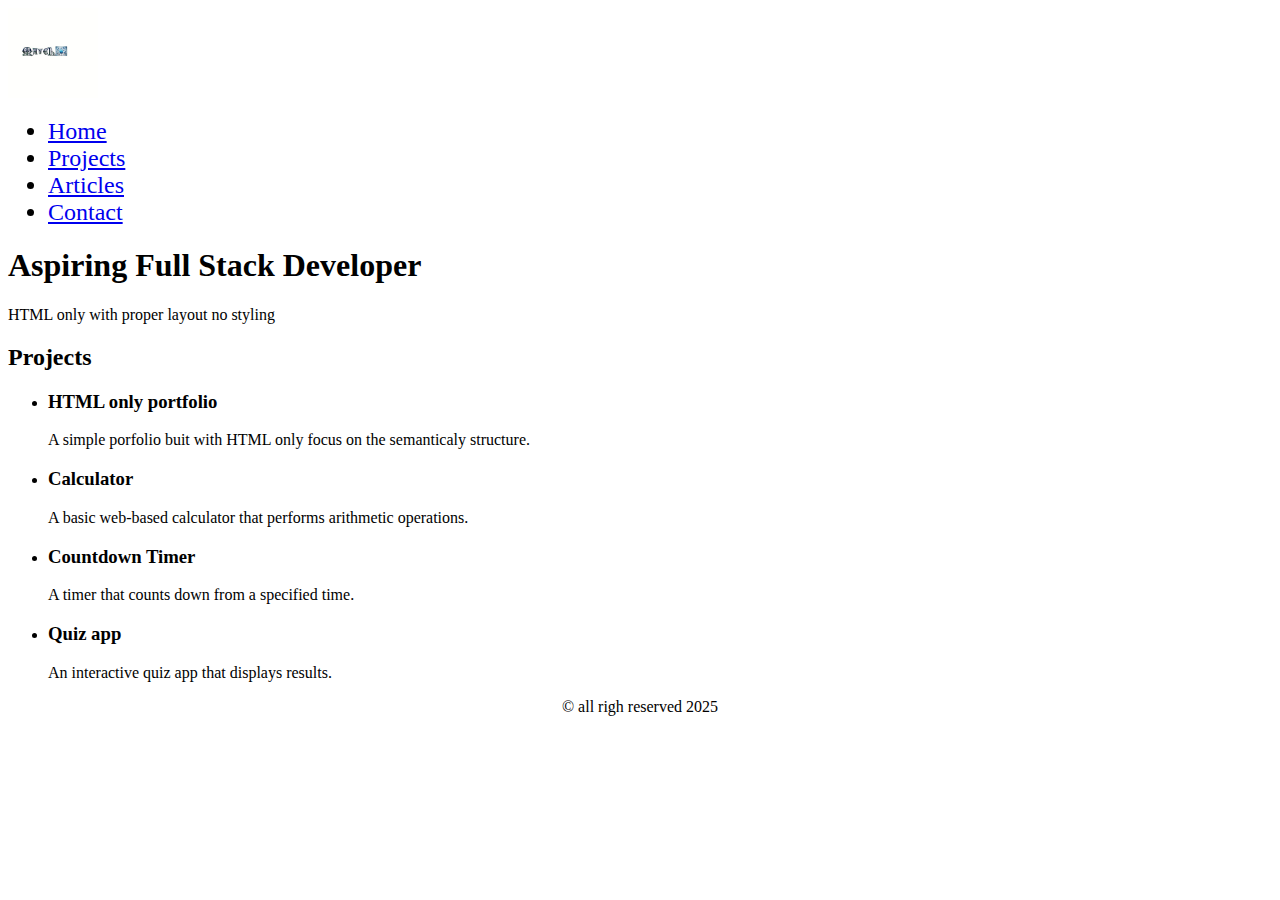
<file: 02 basic HTML Website/projects/projects.html>
<!DOCTYPE html>
<html lang="en">

<head>
    <meta charset="UTF-8">
    <meta name="viewport" content="width=device-width, initial-scale=1.0">
    <title>Basic HTML Website | Projects</title>

    <!-- SEO META TAGS -->
    <meta name="description" content="Projects Using HTML only">
    <meta name="keywords" content="HTML, CSS, HTM&CSS Projcts, HTML only website, project idea">
    <meta name="author" content="AYIERA L Mathieu">

    <!--  OPEN GRAPH META TAGS-->
    <meta property="og:title" content="html only projects">
    <meta property="og:description" content="html only projects of AYIERA L Mathieu">
    <meta property="og:image"
        content="https://unsplash.com/fr/illustrations/un-vieil-ordinateur-avec-une-souris-et-un-clavier-roPGTtmZZ5U">
    <meta property="og:type" content="website">
    <meta property="og:url" content="https://web.facebook.com/profile.php?id=100072158054952">
</head>

<body>

    <hearder>

        <div class="logo">
            <img src="/02 basic HTML Website/assets/WhatsApp Image 2025-02-01 at 10.25.01_81977598.jpg"
                alt="MAYEL as logo" width="90">
        </div>

        <nav id="navbar">

            <ul class="navitems">
                <li style="font-size: 24px">
                    <a href="/02 basic HTML Website/index.html">Home</a>
                </li>
                <li class="navlink" style="font-size: 24px">
                    <a href="/02 basic HTML Website/projects/projects.html">
                        Projects
                    </a>
                </li>
                <li class="navlink" style="font-size: 24px">
                    <a href="/02 basic HTML Website/articles/articles.html">
                        Articles
                    </a>
                </li>
                <li class="navlink" style="font-size: 24px">
                    <a href="/02 basic HTML Website/contact/contact.html">
                        Contact
                    </a>
                </li>
            </ul>

        </nav>

        <h1>Aspiring Full Stack Developer</h1>
        <p>HTML only with proper layout no styling</p>

    </hearder>

    <main>

        <section class="project">
            <h2 class="secondary-title">Projects</h2>

            <ul class="project-list">

                <li class="project-item">
                    <h3 class="project-title">HTML only portfolio</h3>
                    <p>A simple porfolio buit with HTML only focus on the semanticaly structure.</p>
                </li>

                <li class="project-item">
                    <h3 class="project-title">Calculator</h3>
                    <p>
                        A basic web-based calculator that performs arithmetic operations.
                    </p>
                </li>

                <li class="project-item">
                    <h3 class="project-title">Countdown Timer</h3>
                    <p>
                        A timer that counts down from a specified time.
                    </p>
                </li>

                <li class="project-item">
                    <h3 class="project-title">Quiz app</h3>
                    <p>An interactive quiz app that displays results.</p>
                </li>

            </ul>
        </section>

    </main>

    <footer>
        <p style="text-align: center;">&copy; all righ reserved 2025</p>
    </footer>

</body>

</html>
</file>
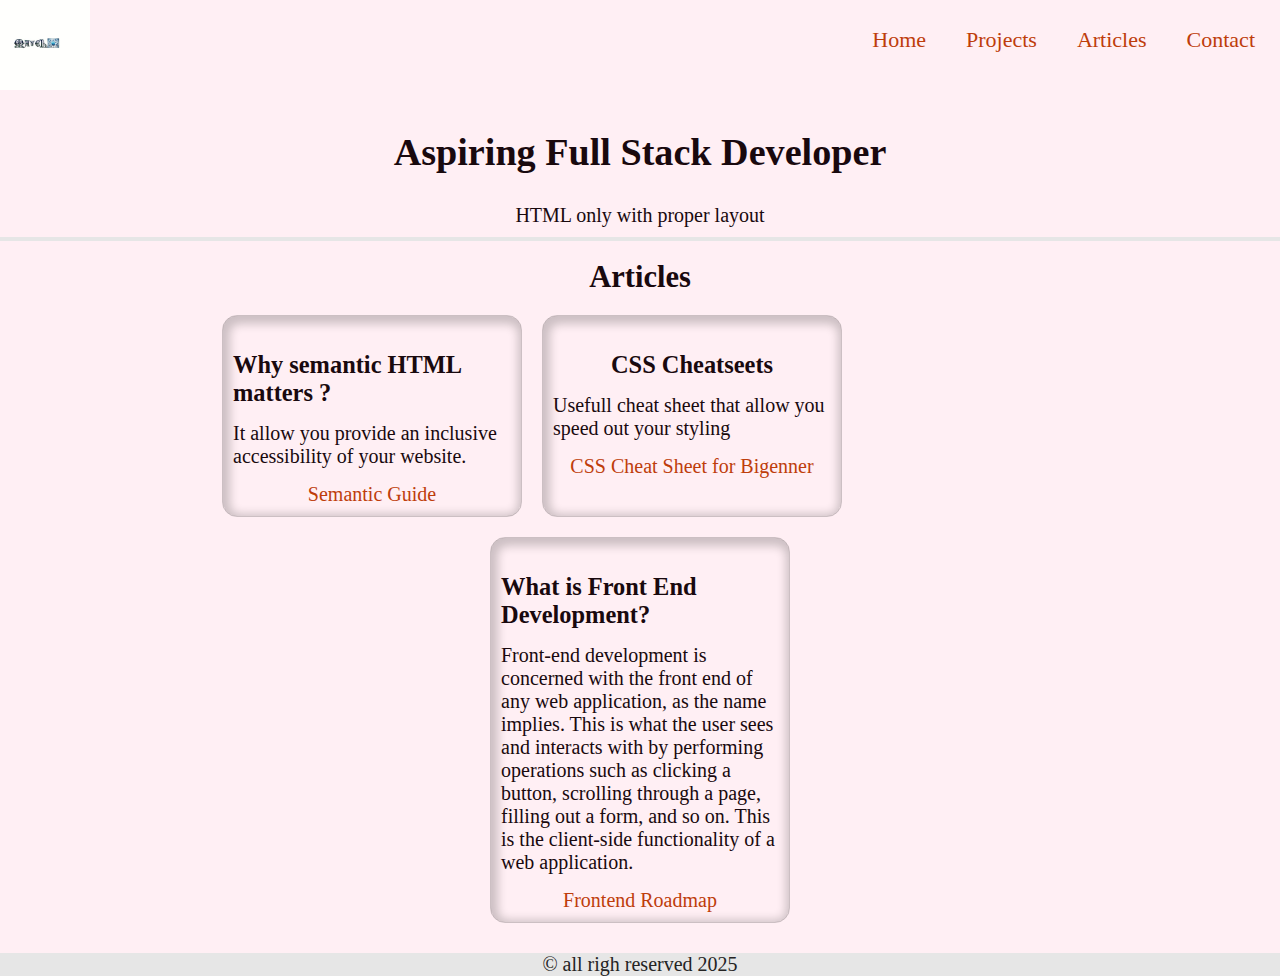
<file: 03-personal-portfolio/articles/articles.html>
<!DOCTYPE html>
<html lang="en">

<head>
    <meta charset="UTF-8">
    <meta name="viewport" content="width=device-width, initial-scale=1.0">
    <title>Basic Website | Articles</title>
    <link rel="stylesheet" href="/03-personal-portfolio/stylesheet/article.css">

    <!-- SEO META TAGS -->
    <meta name="description" content="articles page of the basic HTML Website">
    <meta name="keywords" content="HTML, CSS, Cheat sheet, flexbox, frontend">
    <meta name="author" content="AYIERA L Mathieu">

    <!-- OPEN GRAPH META TAGS -->
    <meta property="og:title" content="articles web page">
    <meta property="og:description" content="articles page of the basic HTML Website">
    <meta property="og:image"
        content="https://unsplash.com/fr/illustrations/un-vieil-ordinateur-avec-une-souris-et-un-clavier-roPGTtmZZ5U">
    <meta property="og:type" content="website">
    <meta property="og:url" content="https://web.facebook.com/profile.php?id=100072158054952">
</head>

<body>

    <header id="header" class="flex-column place-center flex-row">

        <div class="logo">
            <img src="/03-personal-portfolio/assets/WhatsApp Image 2025-02-01 at 10.25.01_81977598.jpg"
                alt="MAYEL as logo">
        </div>

        <nav id="navbar">

            <ul class="navitems">
                <li class="navlink">
                    <a href="/03-personal-portfolio/index.html">Home</a>
                </li>
                <li class="navlink">
                    <a href="/03-personal-portfolio/projects/projects.html">
                        Projects
                    </a>
                </li>
                <li class="navlink">
                    <a href="/03-personal-portfolio/articles/articles.html">
                        Articles
                    </a>
                </li>
                <li class="navlink">
                    <a href="/03-personal-portfolio/contact/contact.html">
                        Contact
                    </a>
                </li>
            </ul>

        </nav>

        <h1>Aspiring Full Stack Developer</h1>
        <p>HTML only with proper layout</p>

    </header>
    <main class="side-space flex-column">
        <section class="article">
            <h2 class="secondary-title">Articles</h2>

            <ul class="article-list">

                <li class="article-item">
                    <h3 class="article-title">Why semantic HTML matters ?</h3>
                    <p>It allow you provide an inclusive accessibility of your website.</p>
                    <a href="https://www.freecodecamp.org/news/semantic-html-alternatives-to-using-divs/">
                        Semantic Guide
                    </a>
                </li>

                <li class="article-item">
                    <h3 class="article-title">CSS Cheatseets</h3>
                    <p>
                        Usefull cheat sheet that allow you speed out your styling
                    </p>
                    <a href="https://www.freecodecamp.org/news/css-selectors-cheat-sheet-for-beginners/">
                        CSS Cheat Sheet for Bigenner

                    </a>
                </li>

                <li class=" article-item">
                    <h3 class="article-title">What is Front End Development?</h3>
                    <p>
                        Front-end development is concerned with the front end of any web application, as the name
                        implies. This is what the user sees and interacts with by performing operations such as
                        clicking
                        a button, scrolling through a page, filling out a form, and so on. This is the client-side
                        functionality of a web application.
                    </p>
                    <a href="https://www.freecodecamp.org/news/front-end-developer-roadmap/">Frontend Roadmap</a>
                </li>

            </ul>

        </section>
    </main>

    <footer class="foot">
        <p>&copy; all righ reserved 2025</p>
    </footer>

</body>

</html>
</file>
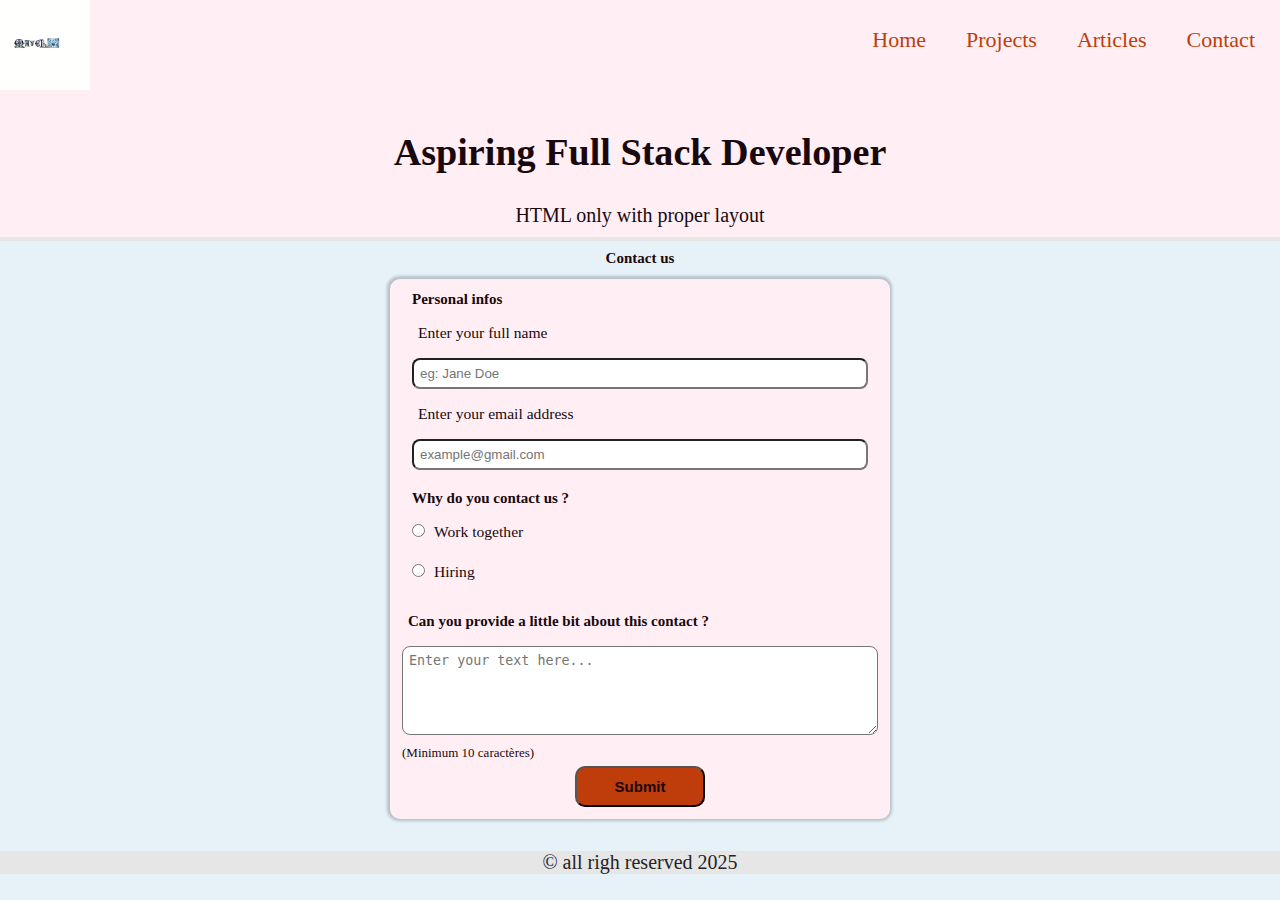
<file: 03-personal-portfolio/contact/contact.html>
<!DOCTYPE html>
<html lang="en">

<head>
    <meta charset="UTF-8">
    <meta name="viewport" content="width=device-width, initial-scale=1.0">
    <title>Basic Website | Contact</title>
    <link rel="stylesheet" href="/03-personal-portfolio/stylesheet/contact.css">

    <!-- SEO META TAGS -->
    <meta name="description" content="Contact page of the basic HTML Website">
    <meta name="keywords" content="HTML, CSS, contact page, frontend">
    <meta name="author" content="AYIERA L Mathieu">

    <!-- OPEN GRAPH META TAGS -->
    <meta property="og:title" content="Contact web page">
    <meta property="og:description" content="Contact page of the basic HTML Website">
    <meta property="og:image"
        content="https://unsplash.com/fr/illustrations/un-vieil-ordinateur-avec-une-souris-et-un-clavier-roPGTtmZZ5U">
    <meta property="og:type" content="website">
    <meta property="og:url" content="https://web.facebook.com/profile.php?id=100072158054952">

</head>

<body>

    <header id="header" class="place-center flex-column flex-row">

        <div class="logo">
            <img src="/03-personal-portfolio/assets/WhatsApp Image 2025-02-01 at 10.25.01_81977598.jpg"
                alt="MAYEL as logo">
        </div>

        <nav id="navbar">

            <ul class="navitems">
                <li class="navlink">
                    <a href="/03-personal-portfolio/index.html">Home</a>
                </li>
                <li class="navlink">
                    <a href="/03-personal-portfolio/projects/projects.html">
                        Projects
                    </a>
                </li>
                <li class="navlink">
                    <a href="/03-personal-portfolio/articles/articles.html">
                        Articles
                    </a>
                </li>
                <li class="navlink">
                    <a href="/03-personal-portfolio/contact/contact.html">
                        Contact
                    </a>
                </li>
            </ul>

        </nav>

        <h1>Aspiring Full Stack Developer</h1>
        <p>HTML only with proper layout</p>

    </header>

    <main class="side-space">
        <h2 class="secondary-title side-space">Contact us</h2>

        <form action="/submit-form" method="post" class="side-space">

            <fieldset>
                <legend>Personal infos</legend>

                <div class="form-group">
                    <label for="username">Enter your full name</label>
                    <input id="username" type="text" name="fullname" placeholder="eg: Jane Doe" required
                        class="block-input">
                </div>

                <div class="form-group">
                    <label for="email">Enter your email address</label>
                    <input id="email" type="email" name="email" placeholder="example@gmail.com" required
                        pattern="[a-z0-9._%+-]+@[a-z0-9.-]+\.[a-z]{2,4}$" class="block-input">
                </div>

            </fieldset>

            <fieldset>
                <legend>Why do you contact us ?</legend>

                <div class="radio-group">
                    <input id="purpose" type="radio" name="purpose" value="work" required>
                    <label for="purpose">Work together</label>
                </div>

                <div class="radio-group">
                    <input id="hiring" type="radio" name="purpose" value="hiring">
                    <label for="hiring">Hiring</label>
                </div>

            </fieldset>

            <div class="form-group message">
                <label for="message" style="display: block;">
                    Can you provide a little bit about this contact ?
                </label>
                <textarea id="message" name="message" minlength="10" maxlength="500"
                    placeholder="Enter your text here..." aria-describedby="messageHelp" class="block-input" cols="25"
                    rows="5"></textarea>
                <small id="messageHelp" style="display: block;">
                    (Minimum 10 caractères)
                </small>
            </div>

            <button type="submit" class="btn side-space">Submit</button>
        </form>
    </main>

    <footer class="foot">
        <p>&copy; all righ reserved 2025</p>
    </footer>
</body>

</html>
</file>
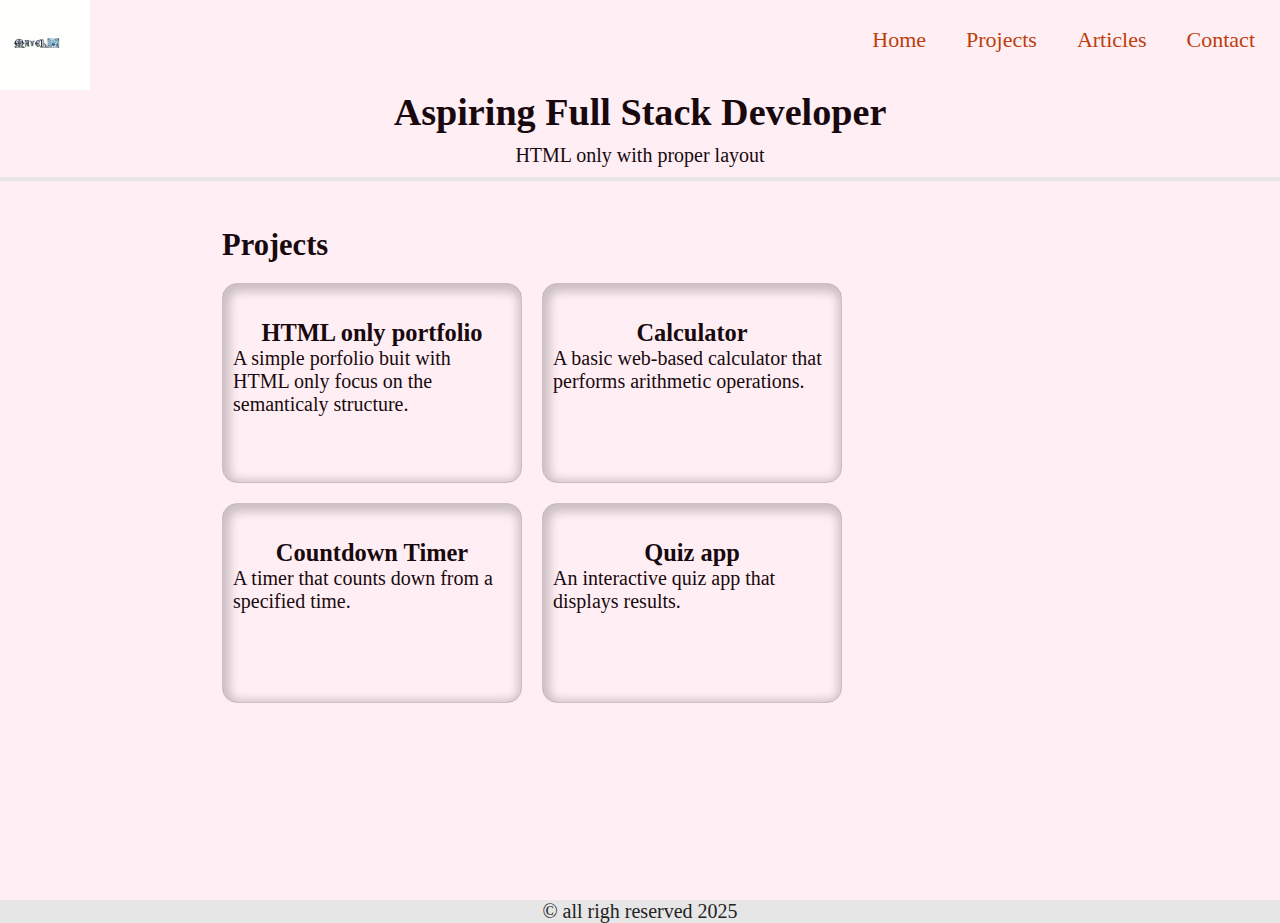
<file: 03-personal-portfolio/projects/projects.html>
<!DOCTYPE html>
<html lang="en">

<head>
    <meta charset="UTF-8">
    <meta name="viewport" content="width=device-width, initial-scale=1.0">
    <title>Basic HTML Website | Projects</title>
    <link rel="stylesheet" href="/03-personal-portfolio/stylesheet/project.css">

    <!-- SEO META TAGS -->
    <meta name="description" content="Projects Using HTML only">
    <meta name="keywords" content="HTML, CSS, HTM&CSS Projcts, HTML only website, project idea">
    <meta name="author" content="AYIERA L Mathieu">

    <!--  OPEN GRAPH META TAGS-->
    <meta property="og:title" content="html only projects">
    <meta property="og:description" content="html only projects of AYIERA L Mathieu">
    <meta property="og:image"
        content="https://unsplash.com/fr/illustrations/un-vieil-ordinateur-avec-une-souris-et-un-clavier-roPGTtmZZ5U">
    <meta property="og:type" content="website">
    <meta property="og:url" content="https://web.facebook.com/profile.php?id=100072158054952">
</head>

<body>

    <header id="header" class="flex-column place-center">

        <div class="logo">
            <img src="/03-personal-portfolio/assets/WhatsApp Image 2025-02-01 at 10.25.01_81977598.jpg"
                alt="MAYEL as logo">
        </div>

        <nav id="navbar" class="place-center">

            <ul class="navitems">
                <li class="navlink">
                    <a href="/03-personal-portfolio/index.html">Home</a>
                </li>
                <li class="navlink">
                    <a href="/03-personal-portfolio/projects/projects.html">
                        Projects
                    </a>
                </li>
                <li class="navlink">
                    <a href="/03-personal-portfolio/articles/articles.html">
                        Articles
                    </a>
                </li>
                <li class="navlink">
                    <a href="/03-personal-portfolio/contact/contact.html">
                        Contact
                    </a>
                </li>
            </ul>

        </nav>

        <h1>Aspiring Full Stack Developer</h1>
        <p>HTML only with proper layout</p>

    </header>

    <main class="side-space">

        <section class="project side-space flex-row">
            <h2 class="secondary-title">Projects</h2>

            <ul class="project-list flex-column flex-row">

                <li class="project-item">
                    <h3 class="project-title">HTML only portfolio</h3>
                    <p>A simple porfolio buit with HTML only focus on the semanticaly structure.</p>
                </li>

                <li class="project-item">
                    <h3 class="project-title">Calculator</h3>
                    <p>
                        A basic web-based calculator that performs arithmetic operations.
                    </p>
                </li>

                <li class="project-item">
                    <h3 class="project-title">Countdown Timer</h3>
                    <p>
                        A timer that counts down from a specified time.
                    </p>
                </li>

                <li class="project-item">
                    <h3 class="project-title">Quiz app</h3>
                    <p>An interactive quiz app that displays results.</p>
                </li>

            </ul>
        </section>

    </main>

    <footer class="foot">
        <p>&copy; all righ reserved 2025</p>
    </footer>

</body>

</html>
</file>
<file: 03-personal-portfolio/stylesheet/app.css>
* {
    margin: 0;
    padding: 0;
    box-sizing: border-box;
    background-color: var(--background-color);
}

:root {
    --primaryColor: #be3d0b;
    --primaryTint: #ffeff4;
    --secondaryColor: #0077b6;
    --secondaryTint: #e6f1f8;
    --grey: #19090e;
    --greyshade: #e6e6e6;
    --mainFont: "Changa", serif;
    --standardFont: "cursive", serif;
    --mainFontSize: 3.815rem;
    --secondaryFontSize: 3.052rem;
    --tertiaryFontSize: 2.441rem;
    --standardFontSize: 2rem;

}

html {
    font-size: 62.5%;
}

/* || GENERAL STYLES */

body {
    font-size: 1.2rem;
    font-family: var(--mainFont);
    background-color: var(--primaryTint);
    color: var(--grey);
}

header {
    width: 100%;
    height: 21.28rem;
    margin-inline: auto;
    padding: 0 0 1rem;
    border-bottom: 4px solid var(--greyshade);
    background: var(--primaryTint);
    position: fixed;
    top: 0;
    left: 0;
    z-index: 1;
}

img {
    width: 90px;
    object-fit: cover;
}

nav {
    display: flex;
}

h1 {
    font-size: 2rem;
}

p {
    font-size: 1.3rem;
}


main {
    width: min(70%, 57.6rem);
    gap: 1.5rem;
}

h2 {
    font-size: 1.5rem;
}

h3 {
    font-size: 1.4rem;
}

section {
    display: flex;
}

ul {
    display: flex;
    list-style: none;
    background-color: var(--greyshade);
}

blockquote {
    width: 60%;
    border: 1px solid var(--grey);
    margin-block: 1rem;
    padding: 1rem;
    border-radius: 10px;
}

a {
    text-decoration: none;
    font-size: 1.2rem;
    color: var(--primaryColor);
}

/* || UTILITIES  */

.navitems {
    display: flex;
    justify-content: space-between;
    background-color: var(--primaryTint);
}

.navlink {
    margin-inline: 0.5rem;
    padding: 0.2rem;
}

.navlink a {
    font-size: 2.2rem;
    text-decoration: none;
    color: var(--primaryColor);
}

.flex-column {
    display: flex;
    flex-direction: column;
}

.place-center {
    place-items: center;
}

.side-space {
    margin-inline: auto;
}

.project {
    width: 100%;
    margin-top: 19.8rem;
    flex-direction: column;
    gap: 1rem;
    flex-wrap: wrap;
    padding: 1rem;
    place-items: center;
}

.project-item {
    width: 100%;
    gap: 1rem;
    padding: 1rem 0;
    border: 1px solid var(--grey);
    flex-wrap: wrap;
}

.project-item li {
    text-align: center;
    width: 100%;
    border-bottom: #19090e solid 1px;
}

.project-item li:last-child {
    border-bottom: none;
}

.experience {
    text-align: left;
}

.experience article:first-of-type {
    border-bottom: 2px solid #19090e;
}

.experience article {
    width: 100%;
    padding: 1rem;
    background-color: var(--greyshade);
}

blockquote footer {
    color: #7c7878;
}

.course-item {
    background-color: var(--primaryTint);
    padding: 1rem;
}

.foot {
    background-color: var(--greyshade);
    color: #242323;
    text-align: center;
}

/* ||   RESPONSIVENESS */

@media screen and (min-width: 768px) {
    html {
        font-size: 125%;
    }

    header {
        height: auto;
    }

    a {
        transition: 0.3s ease-in-out;
    }

    a:is(:focus, :hover) {
        background-color: var(--secondaryColor);
        color: var(--primaryColor);
        padding: 0.2rem;
        border-radius: 1rem;

    }

    a:is(:active, :visited) {
        color: var(--primaryColor);
    }
}

/* Laptop */
@media screen and (min-width: 1024px) {

    html {
        font-size: 62.5%;
    }

    body {
        min-width: calc(100vh - 211.2px);
    }

    #header {
        height: auto;
        display: grid;
        grid-template-columns: auto;
        grid-template-rows: auto;
        grid-template-areas: "logo logo"
            "navbar navbar"
            "heading heading"
            "paragraph paragraph";
        place-items: center;
    }

    .logo {
        justify-self: start;
        display: grid;
    }

    #navbar {
        justify-self: end;
        align-items: center;
        margin-right: 8rem;
    }

    h1 {
        grid-area: heading;
        justify-self: center;
    }

    #header p {
        grid-area: paragraph;
        justify-self: center;
    }

    .navlink {
        margin-inline-end: 1.5rem;
        padding: min(1rem, 10%);
    }

    h1 {
        font-size: var(--mainFontSize);
    }

    h2 {
        font-size: var(--secondaryFontSize);
    }

    h3 {
        font-size: var(--tertiaryFontSize);
    }

    li,
    p,
    a,
    blockquote>footer {
        font-size: var(--standardFontSize);
    }

    main {
        width: 100%;
        padding: min(2rem, 10%);
    }

    .flex-row {
        display: grid;
        grid-template-columns: 30rem 1fr 30rem;
        grid-template-areas: "Project Experience Education";
        flex-wrap: wrap;
    }

    .project {
        border: 2px solid var(--grey);
        height: 35rem;
        grid-area: Project;
        margin-top: 21.2rem;
        padding: 0;
    }

    .project-item {
        border: none;
        background-color: var(--primaryTint);
    }

    .experience {
        border: 2px solid var(--grey);
        grid-area: Experience;
        margin-top: 21.2rem;
        height: 35rem;
    }

    .experience article {
        background-color: var(--primaryTint);
    }

    .education {
        border: 2px solid var(--grey);
        height: 35rem;
        grid-area: Education;
        margin-top: 21.2rem;
    }

    .education li::before {
        content: "-";
        margin-right: 8px;
        width: 5px;
        height: 2px;
        color: var(--grey);
    }

    .review {
        display: grid;
        grid-template-columns: repeat(3, 1fr);
        flex-direction: row;
        grid-column: 1/-1;
        gap: 1rem;
        place-items: start;
    }

    .review h2 {
        align-self: start;
        grid-column: 1/-1;
    }

    blockquote {
        width: 90%;
    }

    /* INTERACTION COMPONENTS */
    a {
        transition: 0.3s ease-in-out;
    }

    a:is(:focus, :hover) {
        background-color: var(--secondaryColor);
        color: var(--primaryColor);
        padding: 0.2rem;
        border-radius: 1rem;

    }

    a:is(:active, :visited) {
        color: var(--primaryColor);
    }
}
</file>
<file: 04-changelog-component/app.css>
* {
    margin: 0;
    padding: 0;
    box-sizing: border-box;
}

/* GOBAL STYLE */
html {
    font-size: 62.5%;
}

body {
    font-family: "Genos", serif;
    min-height: 100dvh;
    background-color: #fafcfd;
}

header {
    width: 100%;
    text-align: center;
}

main {
    text-align: center;
    width: 95%;
    margin-inline: auto;
    padding: min(1rem, 3%);
    margin-top: 5rem;
}

h1 {
    font-size: clamp(2.5rem, calc(10vw + 1rem), 8.2rem);
}

p {
    font-size: 1.199rem;
}

a {
    display: inline-block;
    font-size: clamp(1.2rem, calc(4vw + 0.5rem), 2rem);
    text-decoration: none;
    color: #313030;
    background-color: #c1b9b7;
    padding: 1rem;
    margin-top: 2rem;
    border-radius: 10px;
    transition: 0.5s ease-out;
    cursor: pointer;
}

/* UTLITIES */
.container {
    max-width: 800px;
}

.flex-row {
    display: flex;
    flex-direction: row;
    gap: min(2rem, 10%);
    justify-content: space-between;
    align-items: center;
    position: relative;
    margin-bottom: 2rem;
    word-wrap: break-word;
}

.flex-column {
    display: flex;
    flex-direction: column;
    gap: 2rem;
}

.flex-column-left {
    display: flex;
    flex-direction: column;
    position: relative;
    word-wrap: break-word;
}

.left-side {
    color: #999292;
    text-align: center;
    width: 115px;
    height: 269.6px;
    position: relative;
    left: -10px;
}


.left-side .p-container-left:last-of-type {
    position: absolute;
    bottom: 11px;
}

.left-side .p-container-left:nth-of-type(6) {
    position: absolute;
    bottom: 47px;
}

.left-side .p-container-left:nth-of-type(5) {
    position: absolute;
    bottom: 81px;
}

.left-side .p-container-left:nth-of-type(4) {
    position: absolute;
    top: 128px;
}

.left-side .p-container-left:nth-of-type(3) {
    position: absolute;
    top: 95px;
}

.left-side .p-container-left:nth-of-type(2) {
    position: absolute;
    top: 50px;
}

.left-side .p-container-left:nth-of-type(1) {
    position: absolute;
    top: 0px;
}


.middle {
    position: absolute;
    height: 120%;
    border: solid 2px #c1b9b7;
    left: 33%;
}

.right-side {
    text-align: left;
    word-wrap: break-word;
    position: relative;
    right: -10px;
    height: 269.6px;
}

.p-container {
    width: 100%;
    height: 20%;
}

.p-container-left {
    width: 100%;
}

.step {
    width: 10px;
    height: 10px;
    border-radius: 50%;
    background-color: #313030;
    position: absolute;
}

.step.one {
    top: 27px;
    left: -4.5px;
}

.two {
    top: 77px;
    left: -4.5px;
}

.three {
    top: 123px;
    left: -4.5px;
}

.four {
    top: 155px;
    left: -4.5px;
}

.five {
    bottom: 107px;
    left: -4.5px;
}

.six {
    bottom: 73px;
    left: -4.5px;
}

.seveen {
    bottom: 37px;
    left: -4.5px;
}

a:is(:hover, :focus) {
    background-color: #313030;
    color: #fafcfd;
    box-shadow: 2px 1px 5px 3px rgba(0, 0, 0, 0.1),
        -2px -3px inset;
}

/* TABLET SCREENS */
@media screen and (min-width: 768px) {
    main {
        width: 80%;
    }

    p {
        font-size: 2.2rem;
    }

    .flex-row {
        margin-inline: auto;
        height: 350px;
    }

    .left-side {
        width: 200px;
        height: 350px;
        left: -15px;
    }

    .right-side {
        height: 350px;
    }

    .step.one {
        top: 42px;
        left: -4.5px;
    }

    .two {
        top: 90px;
        left: -4.5px;
    }

    .three {
        top: 162px;
        left: -4.5px;
    }

    .four {
        top: 209px;
        left: -4.5px;
    }

    .five {
        bottom: 125px;
        left: -4.5px;
    }

    .six {
        bottom: 85px;
        left: -4.5px;
    }

    .seveen {
        bottom: 35px;
        left: -4.5px;
    }

    .left-side .p-container-left:last-of-type {
        position: absolute;
        bottom: -6px;
    }

    .left-side .p-container-left:nth-of-type(6) {
        position: absolute;
        bottom: 40px;
    }

    .left-side .p-container-left:nth-of-type(5) {
        position: absolute;
        bottom: 85px;
    }

    .left-side .p-container-left:nth-of-type(4) {
        position: absolute;
        top: 169px;
    }

    .left-side .p-container-left:nth-of-type(3) {
        position: absolute;
        top: 119px;
    }

    .left-side .p-container-left:nth-of-type(2) {
        position: absolute;
        top: 52px;
    }

    .left-side .p-container-left:nth-of-type(1) {
        position: absolute;
        top: 0px;
    }

}

/* LAPTO SCREENS */
@media screen and (min-width: 1024px) {
    main {
        width: 80%;
    }

    p {
        font-size: 2.5rem;
    }

    .flex-row {
        margin-inline: auto;
        height: 350px;
    }

    .left-side {
        width: 200px;
        height: 350px;
        left: -15px;
    }

    .right-side {
        height: 350px;
    }

    .step.one {
        top: 40px;
        left: -4.5px;
    }

    .two {
        top: 99px;
        left: -4.5px;
    }

    .three {
        top: 150px;
        left: -4.5px;
    }

    .four {
        top: 200px;
        left: -4.5px;
    }

    .five {
        bottom: 147px;
        left: -4.5px;
    }

    .six {
        bottom: 100px;
        left: -4.5px;
    }

    .seveen {
        bottom: 45px;
        left: -4.5px;
    }

    .left-side .p-container-left:last-of-type {
        position: absolute;
        bottom: 5px;
    }

    .left-side .p-container-left:nth-of-type(6) {
        position: absolute;
        bottom: 58px;
    }

    .left-side .p-container-left:nth-of-type(5) {
        position: absolute;
        bottom: 105px;
    }

    .left-side .p-container-left:nth-of-type(4) {
        position: absolute;
        top: 160px;
    }

    .left-side .p-container-left:nth-of-type(3) {
        position: absolute;
        top: 110px;
    }

    .left-side .p-container-left:nth-of-type(2) {
        position: absolute;
        top: 54px;
    }

    .left-side .p-container-left:nth-of-type(1) {
        position: absolute;
        top: 0px;
    }

}
</file>
<file: 05-testimonial-card/app.css>
* {
    margin: 0;
    padding: 0;
    box-sizing: border-box;
}

/* GOBAL STYLES */

:root {
    /* card background */

    --blackCard: #0f0e0e;
    --whieCard: #fefbfb;
    --starColor: #e8e806;
    /* textcolor */
    --lightColor: #fefbfb;
    --darkColor: #0f0e0e;
    --shadeColor: #c8c8c4;

}

body {
    font-family: 'Times New Roman', Times, serif;
    background-color: #f0f8ff;
    min-height: 100dvh;
}

main {
    padding: min(2rem, 10px);
    max-width: 372px;
    margin-inline: auto;
}

button {
    background-color: unset;
    border: none;
    font-weight: bold;
    font-size: 20px;
}

/* UTILITIES */

.shape {
    border: solid 2px var(--darkColor);
    border-radius: 15px;
    padding: 20px;
}

.flexbox {
    display: flex;
    place-items: center;
    gap: 10px;
}

.roundedImage {
    border-radius: 50%;
    object-fit: cover;
}

.blackCard {
    background-color: var(--blackCard);
    color: var(--lightColor);
}

.top-white-space {
    margin-top: 15px;
}

.group-one .card:first-of-type {
    border: none;
}

.linkedCard {
    gap: 20px;
    position: relative;
}

.shade {
    color: var(--shadeColor);
    margin-block: 10px;
}

.centre {
    text-align: center;
}

.text-linking {
    border-right: 30px solid transparent;
    border-left: 30px solid transparent;
    border-top: 30px solid var(--darkColor);
    border-bottom: 30px solid transparent;
    position: absolute;
    bottom: -43px;
    left: 30px;
    z-index: -1;
}

.container {
    margin-inline: auto;
    width: 257px;
    margin-top: 25px;
}

/* SPECIFIC SECTIONS STYLES */

.group-one img {
    width: 100px;
    height: 100px;
}

.group-one .card-author {
    padding: 10px;
}

.group-two {
    margin-block: 50px;
}

.group-two img {
    width: 80px;
    object-fit: cover;
    border-radius: 15px;
}

.rate {
    margin-bottom: 10px;
}

i[class="fas fa-star"] {
    color: var(--starColor);
}

.group-three img {
    width: 60px;
    height: 60px;
}

.blurEffect::before,
.blurEfect::after {
    content: "";
    height: 60px;
    width: 60px;
    background: linear-gradient(rgba(255, 255, 255, 1) 0%, rgba(255, 255, 255, 24%) 100%);
    position: absolute;
    border-radius: 50%;
}

/* LARGE SCREENS */

@media screen and (min-width: 1024px) {
    main {
        max-width: 80%;
    }

    .top-white-space {
        margin-top: 30px;
    }

    .shade {
        margin-block: 30px;
    }

    .card {
        transition: 1s ease-in-out;
    }

    .group-one {
        display: flex;
        place-items: center;
        gap: 20px;
        font-size: 2rem;
    }

    .group-two img {
        height: 100%;
        width: 100%;
    }

    .group-two .card-author {
        width: 40%;
        height: 450px;
    }

    .group-two .card-text {
        width: 60%;
        height: 450px;
        padding: 25px;
        font-size: 2rem;
    }

    .group-three .card {
        max-width: 80%;
        margin-inline: auto;
        font-size: 2rem;
    }

    .group-three img {
        width: 80px;
        height: 80px;
    }

    .blurEffect::before,
    .blurEfect::after {
        width: 80px;
        height: 80px;
    }

    .card:hover {
        cursor: pointer;
        transform: scale3d(1.2, 1.1, 1.1);
    }
}
</file>
<file: 06-datepicker-ui/app.css>
* {
    margin: 0;
    padding: 0;
    box-sizing: border-box;
}


html {
    --s: 55px;
    /* control the size*/
    --c1: #774f38;
    --c2: #e5d6c2;

    --g: conic-gradient(at 90% 40%, #0000 75%, var(--c1) 0);
    background: var(--g), var(--g) var(--s) var(--s) var(--c2);
    background-size: calc(2*var(--s)) calc(2*var(--s));
}

body {
    font-size: clamp(1rem, calc(4vw + 0.5rem), 1.25rem);
    min-height: 100vh;
    align-content: center;
}

main {
    background-color: #f0f8ffde;
    margin-inline: auto;
    max-width: 20rem;
    padding: 1rem;
}

form {
    margin-inline: auto;
    margin-bottom: 5px;
    max-width: 90%;
    border: #000000 solid 1px;
}

input {
    display: inline-block;
    width: 88%;
    padding: min(0.5rem, 5%);
}

input:focus {
    outline: blue dotted;
}

button {
    border: none;
    background-color: unset;
    font-size: 22px;
    cursor: pointer;
}

table {
    max-width: 90%;
    margin-inline: auto;
    border-collapse: collapse;
    border: 1px solid;
}

th {
    padding: 10px;
}

tr i:first-of-type {
    transform: rotate(180deg);
    width: 50px;

}

tr i:nth-of-type(2) {
    width: 50px;

}

.date-table td {
    width: 3.75rem;
    height: 2.5rem;
    text-align: center;
    border: 1px solid;
}

tr:nth-of-type(2) td {
    border: none;
}
</file>
<file: 07-accessible-form-ui/style.css>
* {
    margin: 0;
    padding: 0;
    box-sizing: border-box;
}

body {
    font-family: monospace;
    font-size: 1rem;
    background-color: #f0f8ff;
    min-height: 100vh;
    align-content: center;
}

form {
    width: min(15rem, 50%);
}

label,
input {
    display: block;
    width: 100%;
    padding: 0.5rem;
}

input {
    border: 1px solid #ddddd8;
    border-radius: 5px;
    position: relative;
}

input::placeholder {
    font-size: 0.8rem;
    font-weight: 600;
    color: #c8c8c2;
}

input:focus {
    outline: darkblue 3px dotted;
}

img {
    width: 24px;
    height: 24px;
}

button[type="submit"] {
    display: block;
    width: 80%;
    padding: 10px;
    margin-inline: auto;
    color: #ddddd8;
    font-weight: 700;
    font-size: 1.25rem;
    background-color: #5f5353;
    border-radius: 5px;
    box-shadow: inset 0px 7px 7px 9px rgba(0, 0, 0, 0.1);
    border: none;
    margin-block: 20px;
    cursor: pointer;
    transition: 0.5s ease-in;
}

button[type="submit"]:is(:hover, :focus) {
    background-color: #363131;
    color: #fbfbe8;
    transform: scale(1.3);
}


.user-data {
    display: flex;
    flex-wrap: wrap;
    padding: min(1rem, 4%);
    max-width: 35rem;
    justify-content: space-between;
    margin-inline: auto;
    background-color: #f3f3f3;
    border-radius: 8px;
    box-shadow: inset 0px 7px 7px 9px rgba(0, 0, 0, 0.1);
}

.user-email {
    position: relative;
}

.mail-icon {
    position: absolute;
    right: 2%;
    top: 38%;
}

.error {
    display: flex;
    color: #d30b0b;
    gap: 10px;
    font-size: 13px;
    margin-block: 5px;

    img {
        width: 20px;
        height: 20px;
    }
}

.user-secret-data {
    position: relative;

    img {
        width: 20px;
        height: 20px;
    }

    button {
        font-size: 1.5rem;
        position: absolute;
        border: none;
        background-color: unset;
        right: 2%;
        cursor: pointer;
    }

    button:first-of-type {
        top: 20%;
    }

    button:nth-of-type(2) {
        top: 73.5%;
    }
}



.progress-bar {
    width: 44%;
    display: flex;
    flex-direction: column;
    align-items: center;
}

.checklist {
    background-color: #ddddd8;
    border-radius: 20px;
    padding: min(10px, 2%);

    div {
        display: flex;
        gap: 10px;
        margin-block: 20px;
    }
}

.progress {
    position: relative;
    text-align: center;
    vertical-align: middle;
    width: 80px;
    height: 80px;
    margin-top: 10px;
    border-radius: 50%;
    border: 1px solid #b9b9b9;

    span {
        position: absolute;
        left: 35%;
        top: 35%;
        font-size: 1.25rem;
        font-weight: 700;
        color: #076f07;
    }
}


.progress::after {
    content: "";
    position: absolute;
    left: -1px;
    top: -1px;
    width: 70px;
    height: 70px;
    border-radius: 50%;
    border-left: 3px solid #219230;
    border-top: 3px solid #219230;
    transform: rotate(-45deg);
    padding: 4px;
}

.progress~p {
    margin-block: 20px;
}

.checklist div:not(:nth-of-type(4), :nth-of-type(5)) {
    text-decoration: line-through;
    color: #423c3cf0;
    font-size: 14px;
}
</file>
<file: 03-personal-portfolio/stylesheet/article.css>
* {
    margin: 0;
    padding: 0;
    box-sizing: border-box;
}

:root {
    --primaryColor: #be3d0b;
    --primaryTint: #ffeff4;
    --secondaryColor: #0077b6;
    --secondaryTint: #e6f1f8;
    --grey: #19090e;
    --greyshade: #e6e6e6;
    --mainFont: "Changa", serif;
    --standardFont: "cursive", serif;
    --mainFontSize: 3.815rem;
    --secondaryFontSize: 3.052rem;
    --tertiaryFontSize: 2.441rem;
    --standardFontSize: 2rem;

}

html {
    font-size: 62.5%;
}

/* || GENERAL STYLES */

body {
    font-size: 1.2rem;
    font-family: var(--mainFont);
    background-color: var(--primaryTint);
    color: var(--grey);
}

header {
    width: 100%;
    height: auto;
    margin-inline: auto;
    padding: 0 0 1rem;
    border-bottom: 4px solid var(--greyshade);
    background: var(--primaryTint);
    position: fixed;
    top: 0;
    left: 0;
    z-index: 1;
}

img {
    width: 90px;
    object-fit: cover;
}

nav {
    display: flex;
    margin-bottom: 1rem;
}

h1 {
    font-size: 2rem;
    margin-bottom: 1rem;
}

p {
    font-size: 1.3rem;
}

main {
    width: min(70%, 57.6rem);
    gap: 1.5rem;
    min-height: 100vh;
}

h2 {
    font-size: 1.5rem;
}

h3 {
    font-size: 1.4rem;
}

section {
    display: flex;
}

ul {
    display: flex;
    list-style: none;
}


a {
    text-decoration: none;
    font-size: 1.2rem;
    color: var(--primaryColor);
}

/* || UTILITIES  */

.navitems {
    display: flex;
    justify-content: space-between;
    background-color: var(--primaryTint);
}

.navlink {
    margin-inline: 0.5rem;
    padding: 0.2rem;
}

.navlink a {
    font-size: 2.2rem;
    text-decoration: none;
    color: var(--primaryColor);
}

.flex-column {
    display: flex;
    flex-direction: column;
}

.place-center {
    place-items: center;
}

.side-space {
    margin-inline: auto;
}

.article {
    width: 100%;
    margin-top: 19.8rem;
    flex-direction: column;
    gap: 2rem;
    flex-wrap: wrap;
    padding: 1rem;
    place-items: center;
}

.article-list {
    gap: 2rem;
    flex-wrap: wrap;
}

.article-item {
    display: flex;
    flex-direction: column;
    place-items: center;
    width: min(20rem, 100%);
    height: auto;
    padding: 1rem;
    padding-top: min(3.5rem, 10%);
    transition: 0.5s ease-in-out;
    border-radius: 15px;
    border: 1px solid rgb(0, 0, 0, 0.2);
    box-shadow: inset 2px 3px 10px 5px rgb(0, 0, 0, 0.2);
}

.article-item h3,
.article-item p {
    margin-bottom: 1.5rem;
}


.foot {
    background-color: var(--greyshade);
    color: #242323;
    text-align: center;
}

/* ||   RESPONSIVENESS */

@media screen and (min-width: 768px) {
    html {
        font-size: 125%;
    }

    a {
        transition: 0.3s ease-in-out;
    }

    a:is(:focus, :hover) {
        background-color: var(--secondaryColor);
        color: var(--primaryColor);
        padding: 0.2rem;
        border-radius: 1rem;

    }

    a:is(:active, :visited) {
        color: var(--primaryColor);
    }
}

@media screen and (min-width: 1024px) {
    html {
        font-size: 62.5%;
    }

    #header {
        height: auto;
        display: grid;
        grid-template-columns: auto;
        grid-template-rows: auto;
        grid-template-areas: "logo logo"
            "navbar navbar"
            "heading heading"
            "paragraph paragraph";
        place-items: center;
    }

    .logo {
        justify-self: start;
        display: grid;
    }

    #navbar {
        justify-self: end;
        align-items: center;
        margin-right: 8rem;
    }

    .article {
        margin-top: 230px;
    }

    .article-item:last-of-type {
        margin-inline: auto;
    }

    .article-item {
        display: flex;
        flex-direction: column;
        place-items: center;
        width: min(30rem, 100%) !important;
        height: auto;
        padding: 1rem;
        padding-top: 3.5rem;
        transition: 0.5s ease-in-out;
        border-radius: 15px;
        border: 1px solid rgb(0, 0, 0, 0.2);
    }

    .article-item:hover {
        border-radius: 15px;
        box-shadow: inset 2px 3px 10px 5px rgb(0, 0, 0, 0.2), -5px -5px 2px rgb(0, 0, 0, 0.5);
    }

    h1 {
        grid-area: heading;
        justify-self: center;
    }

    #header p {
        grid-area: paragraph;
        justify-self: center;
    }

    .navlink {
        margin-inline-end: 1.5rem;
        padding: min(1rem, 10%);
    }

    h1 {
        font-size: var(--mainFontSize);
    }

    h2 {
        font-size: var(--secondaryFontSize);
    }

    h3 {
        font-size: var(--tertiaryFontSize);
    }

    li,
    p,
    a {
        font-size: var(--standardFontSize);
    }

    main {
        width: 70%;
        padding: min(2rem, 10%);
    }

    .flex-row {
        display: flex;
        flex-direction: row;
        gap: 2rem;
    }

    /* INTERACTION COMPONENTS */
    a {
        transition: 0.3s ease-in-out;
    }

    a:is(:focus, :hover) {
        background-color: var(--secondaryColor);
        color: var(--primaryColor);
        padding: 0.2rem;
        border-radius: 1rem;

    }

    a:is(:active, :visited) {
        color: var(--primaryColor);
    }

}
</file>
<file: 03-personal-portfolio/stylesheet/contact.css>
* {
    margin: 0;
    padding: 0;
    box-sizing: border-box;
}

:root {
    --primaryColor: #be3d0b;
    --primaryTint: #ffeff4;
    --secondaryColor: #0077b6;
    --secondaryTint: #e6f1f8;
    --grey: #19090e;
    --greyshade: #e6e6e6;
    --mainFont: "Changa", serif;
    --standardFont: "cursive", serif;
    --mainFontSize: 3.815rem;
    --secondaryFontSize: 3.052rem;
    --tertiaryFontSize: 2.441rem;
    --standardFontSize: 2rem;

}

html {
    font-size: 62.5%;
}

/* || GENERAL STYLES */

body {
    font-size: 1.2rem;
    font-family: var(--mainFont);
    background-color: var(--secondaryTint);
    color: var(--grey);
}

header {
    width: 100%;
    height: auto;
    margin-inline: auto;
    padding: 0 0 1rem;
    border-bottom: 4px solid var(--greyshade);
    background: var(--primaryTint);
    position: fixed;
    top: 0;
    left: 0;
    z-index: 1;
}

img {
    width: 90px;
    object-fit: cover;
}

nav {
    display: flex;
    margin-bottom: 1rem;
}

h1 {
    font-size: 2rem;
    margin-bottom: 1rem;
}

p {
    font-size: 1.3rem;
}

main {
    width: min(90%, 57.6rem);
    gap: 1.5rem;
    min-height: calc(100vh - 190px);
}

h2 {
    font-size: 1.5rem;
    margin-top: 199px;
    text-align: center;
}

ul {
    display: flex;
    list-style: none;
}

form {
    width: 25rem;
    padding: min(1.2rem, 10%);
    margin-block: 12px;
    background-color: var(--primaryTint);
    border-radius: 10px;
    box-shadow: -0.3px -0.5px 3px 2px rgba(0, 0, 0, 0.2);
}

fieldset {
    border: none;
    padding: 1rem;
}

legend {
    font-size: 1.5rem;
    font-weight: bold;
}

label {
    font-size: 1.3em;
}

label,
textarea,
input:not([type="radio"]) {
    display: block;
    margin-bottom: 1rem;
    padding: min(0.6rem, 10%);
    border-radius: 8px;
}

button {
    display: block;
    font-size: 1.5rem;
    font-weight: bold;
    width: 13rem;
    margin-top: 0.5rem;
    padding: min(1rem, 10%);
    background-color: var(--primaryColor);
    color: var(--grey);
    border-radius: 10px;
    cursor: pointer;
}

small {
    font-size: 1.3rem;
}

a {
    text-decoration: none;
    font-size: 1.2rem;
    color: var(--primaryColor);
}

/* || UTILITIES  */

.navitems {
    display: flex;
    justify-content: space-between;
    background-color: var(--primaryTint);
}

.navlink {
    margin-inline: 0.5rem;
    padding: 0.2rem;
}

.navlink a {
    font-size: 2.2rem;
    text-decoration: none;
    color: var(--primaryColor);
}

.message label:last-of-type {
    font-size: 1.5rem;
    font-weight: bold;
}

.radio-group>label {
    display: inline-block;
    cursor: pointer;
}

.flex-column {
    display: flex;
    flex-direction: column;
}

.place-center {
    place-items: center;
}

.side-space {
    margin-inline: auto;
}

.foot {
    background-color: var(--greyshade);
    color: #242323;
    text-align: center;
}

/* ||   RESPONSIVENESS */

@media screen and (min-width: 768px) {
    html {
        font-size: 125%;
    }

    h2 {
        margin-top: 296px;
    }

    textarea,
    input:not([type="radio"]) {
        width: 100%;
    }

    a {
        transition: 0.3s ease-in-out;
    }

    a:is(:focus, :hover) {
        background-color: var(--secondaryColor);
        color: var(--primaryColor);
        padding: 0.2rem;
        border-radius: 1rem;

    }

    a:is(:active, :visited) {
        color: var(--primaryColor);
    }
}

/* LAPTOP */

@media screen and (min-width: 1024px) {
    html {
        font-size: 62.5%;
    }

    #header {
        height: auto;
        display: grid;
        grid-template-columns: auto;
        grid-template-rows: auto;
        grid-template-areas: "logo logo"
            "navbar navbar"
            "heading heading"
            "paragraph paragraph";
        place-items: center;
    }

    .logo {
        justify-self: start;
        display: grid;
    }

    #navbar {
        justify-self: end;
        align-items: center;
        margin-right: 8rem;
    }

    form {
        width: min(70%, 50rem);
    }

    h2 {
        margin-top: 230px;
        font-style: var(--secondaryFontSize);
    }

    .btn:hover {
        border-radius: 15px;
        box-shadow: inset 2px 3px 10px 5px rgb(0, 0, 0, 0.2), -5px -5px 2px rgb(0, 0, 0, 0.5);
    }

    h1 {
        grid-area: heading;
        justify-self: center;
        font-size: var(--mainFontSize);
    }

    #header p {
        grid-area: paragraph;
        justify-self: center;
    }

    .navlink {
        margin-inline-end: 1.5rem;
        padding: min(1rem, 10%);
    }

    li,
    p,
    a {
        font-size: var(--standardFontSize);
    }

    main {
        width: 70%;
        padding: min(2rem, 10%);
    }

    .flex-row {
        display: flex;
        flex-direction: row;
        gap: 2rem;
    }

    /* INTERACTION COMPONENTS */
    a,
    .btn {
        transition: 0.3s ease-in-out;
    }

    a:is(:focus, :hover) {
        background-color: var(--secondaryColor);
        color: var(--primaryColor);
        padding: 0.2rem;
        border-radius: 1rem;

    }

    a:is(:active, :visited) {
        color: var(--primaryColor);
    }

}
</file>
<file: 03-personal-portfolio/stylesheet/project.css>
* {
    margin: 0;
    padding: 0;
    box-sizing: border-box;
}

:root {
    --primaryColor: #be3d0b;
    --primaryTint: #ffeff4;
    --secondaryColor: #0077b6;
    --secondaryTint: #e6f1f8;
    --grey: #19090e;
    --greyshade: #e6e6e6;
    --mainFont: "Changa", serif;
    --standardFont: "cursive", serif;
    --mainFontSize: 3.815rem;
    --secondaryFontSize: 3.052rem;
    --tertiaryFontSize: 2.441rem;
    --standardFontSize: 2rem;

}

html {
    font-size: 62.5%;
}

/* || GENERAL STYLES */

body {
    font-size: 1.2rem;
    font-family: var(--mainFont);
    background-color: var(--primaryTint);
    color: var(--grey);
}

header {
    width: 100%;
    height: auto;
    margin-inline: auto;
    padding: 0 0 1rem;
    border-bottom: 4px solid var(--greyshade);
    background: var(--primaryTint);
    position: fixed;
    top: 0;
    left: 0;
    z-index: 1;
}
img {
    width: 90px;
    object-fit: cover;
}
nav {
    display: flex;
    margin-bottom: 1rem;
}

h1 {
    font-size: 2rem;
    margin-bottom: 1rem;
}

p {
    font-size: 1.3rem;
}

main {
    width: min(70%, 57.6rem);
    gap: 1.5rem;
    min-height: 100vh;
}

h2 {
    font-size: 1.5rem;
}

h3 {
    font-size: 1.4rem;
}

section {
    display: flex;
}

ul {
    display: flex;
    list-style: none;
}


a {
    text-decoration: none;
    font-size: 1.2rem;
    color: var(--primaryColor);
}

/* || UTILITIES  */

.navitems {
    display: flex;
    justify-content: space-between;
    background-color: var(--primaryTint);
}

.navlink {
    margin-inline: 0.5rem;
    padding: 0.2rem;
}

.navlink a {
    font-size: 2.2rem;
    text-decoration: none;
    color: var(--primaryColor);
}

.flex-column {
    display: flex;
    flex-direction: column;
}

.place-center {
    place-items: center;
}

.side-space {
    margin-inline: auto;
}

.project {
    width: 100%;
    margin-top: 19.8rem;
    flex-direction: column;
    gap: 2rem;
    flex-wrap: wrap;
    padding: 1rem;
    place-items: center;
}

.project-list {
    gap: 2rem;
    flex-wrap: wrap;
}

.project-item {
    display: flex;
    flex-direction: column;
    place-items: center;
    width: min(30rem, 100%);
    height: 20rem;
    padding: 1rem;
    padding-top: 3.5rem;
    transition: 0.5s ease-in-out;
    border-radius: 15px;
    border: 1px solid rgb(0, 0, 0, 0.2);
    box-shadow: inset 2px 3px 10px 5px rgb(0, 0, 0, 0.2);
}


.foot {
    background-color: var(--greyshade);
    color: #242323;
    text-align: center;
}

/* ||   RESPONSIVENESS */

@media screen and (min-width: 768px) {
    html {
        font-size: 125%;
    }

    .project-item {
        width: min(100%, 20rem);
        height: auto;
        border: 1px solid rgb(0, 0, 0, 0.2);
        box-shadow: inset 2px 3px 10px 5px rgb(0, 0, 0, 0.2);
    }

    a {
        transition: 0.3s ease-in-out;
    }

    a:is(:focus, :hover) {
        background-color: var(--secondaryColor);
        color: var(--primaryColor);
        padding: 0.2rem;
        border-radius: 1rem;

    }

    a:is(:active, :visited) {
        color: var(--primaryColor);
    }
}

@media screen and (min-width: 1024px) {
    html {
        font-size: 62.5%;
    }

    #header {
        height: auto;
        display: grid;
        grid-template-columns: auto;
        grid-template-rows: auto;
        grid-template-areas: "logo logo"
            "navbar navbar"
            "heading heading"
            "paragraph paragraph";
        place-items: center;
    }

    .logo {
        justify-self: start;
        display: grid;
    }

    #navbar {
        justify-self: end;
        align-items: center;
        margin-right: 8rem;
    }

    .project-item {
        display: flex;
        flex-direction: column;
        place-items: center;
        width: min(30rem, 100%) !important;
        height: 20rem;
        padding: 1rem;
        padding-top: 3.5rem;
        transition: 0.5s ease-in-out;
        border-radius: 15px;
        border: 1px solid rgb(0, 0, 0, 0.2);
    }

    .project-item:hover {
        border-radius: 15px;
        box-shadow: inset 2px 3px 10px 5px rgb(0, 0, 0, 0.2), -5px -5px 2px rgb(0, 0, 0, 0.5);
    }

    h1 {
        grid-area: heading;
        justify-self: center;
    }

    #header p {
        grid-area: paragraph;
        justify-self: center;
    }

    .navlink {
        margin-inline-end: 1.5rem;
        padding: min(1rem, 10%);
    }

    h1 {
        font-size: var(--mainFontSize);
    }

    h2 {
        font-size: var(--secondaryFontSize);
    }

    h3 {
        font-size: var(--tertiaryFontSize);
    }

    li,
    p,
    a {
        font-size: var(--standardFontSize);
    }

    main {
        width: 70%;
        padding: min(2rem, 10%);
    }

    .flex-row {
        display: flex;
        flex-direction: row;
        gap: 2rem;
    }

    /* INTERACTION COMPONENTS */
    a {
        transition: 0.3s ease-in-out;
    }

    a:is(:focus, :hover) {
        background-color: var(--secondaryColor);
        color: var(--primaryColor);
        padding: 0.2rem;
        border-radius: 1rem;

    }

    a:is(:active, :visited) {
        color: var(--primaryColor);
    }

}
</file>
